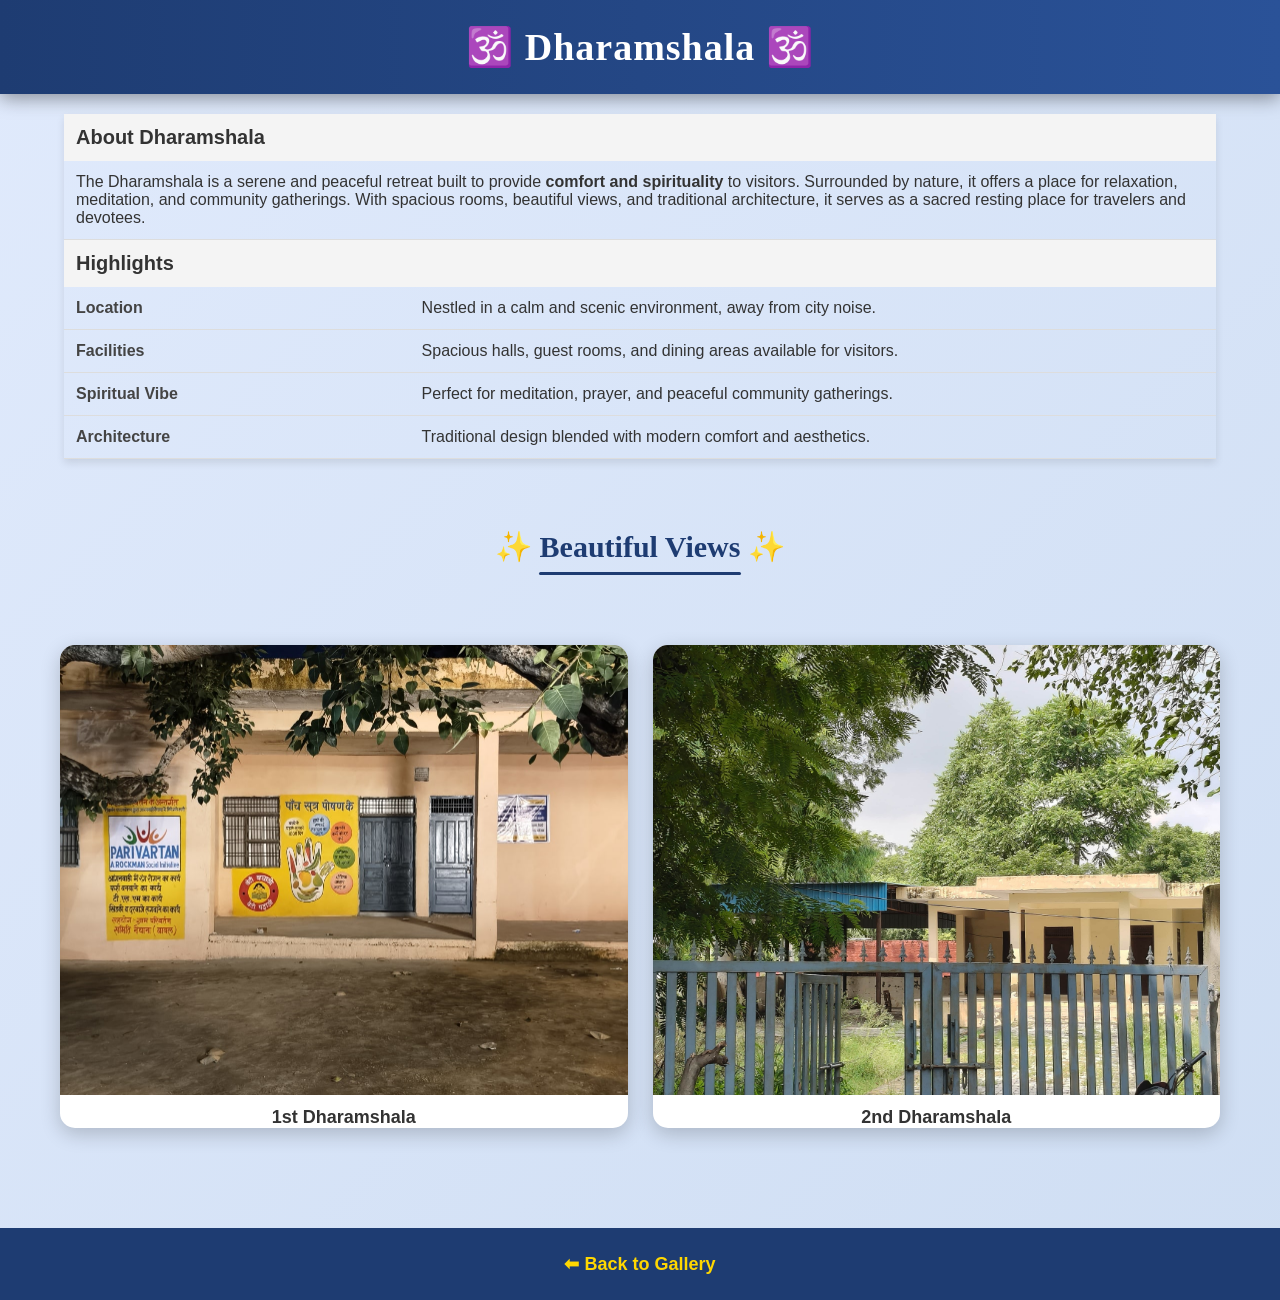
<file: dharamshala/index.html>
<!DOCTYPE html>
<html lang="en">
<head>
  <meta charset="UTF-8">
  <title>Dharamshala</title>
  <link rel="stylesheet" href="style1.css">
  <style>
    /* Optional inline style for table design */
    .info-table {
      width: 90%;
      margin: 20px auto;
      border-collapse: collapse;
      box-shadow: 0 4px 8px rgba(0,0,0,0.1);
    }
    .info-table th {
      background: #f4f4f4;
      font-size: 20px;
      padding: 12px;
      text-align: left;
    }
    .info-table td {
      padding: 12px;
      border-bottom: 1px solid #ddd;
      vertical-align: top;
    }
    .info-table .label {
      font-weight: bold;
      color: #444;
      width: 30%;
    }
  </style>
</head>
<body>
<center>
  <!-- Header -->
  <header>
    🕉️ Dharamshala 🕉️
  </header>

  <!-- About & Highlights -Table -->
  <table class="info-table">
    <tr>
      <th colspan="2">About Dharamshala</th>
    </tr>
    <tr>
      <td colspan="2">
        The Dharamshala is a serene and peaceful retreat built to provide
        <strong>comfort and spirituality</strong> to visitors. Surrounded by
        nature, it offers a place for relaxation, meditation, and community
        gatherings. With spacious rooms, beautiful views, and traditional
        architecture, it serves as a sacred resting place for travelers and devotees.
      </td>
    </tr>
    <tr>
      <th colspan="2">Highlights</th>
    </tr>
    <tr>
      <td class="label">Location</td>
      <td>Nestled in a calm and scenic environment, away from city noise.</td>
    </tr>
    <tr>
      <td class="label">Facilities</td>
      <td>Spacious halls, guest rooms, and dining areas available for visitors.</td>
    </tr>
    <tr>
      <td class="label">Spiritual Vibe</td>
      <td>Perfect for meditation, prayer, and peaceful community gatherings.</td>
    </tr>
    <tr>
      <td class="label">Architecture</td>
      <td>Traditional design blended with modern comfort and aesthetics.</td>
    </tr>
  </table>

  <!-- Gallery Section -->
  <h2 class="section-title">✨ Beautiful Views ✨</h2>
  <section class="gallery">
    <div class="card">
      <img src="pictures/d1.jpg" alt="Outside View" width="800" height="800">
      <div class="caption">1st Dharamshala</div>
    </div>
    <div class="card">
      <img src="pictures/d2.jpg" alt="Main Entrance" width="800" height="800">
      <div class="caption">2nd Dharamshala</div>
    </div>
  </section>
</center>
  <!-- Footer -->
  <footer>
    <a href="../gallery.html">⬅ Back to Gallery</a>
  </footer>

</body>
</html>
</file>
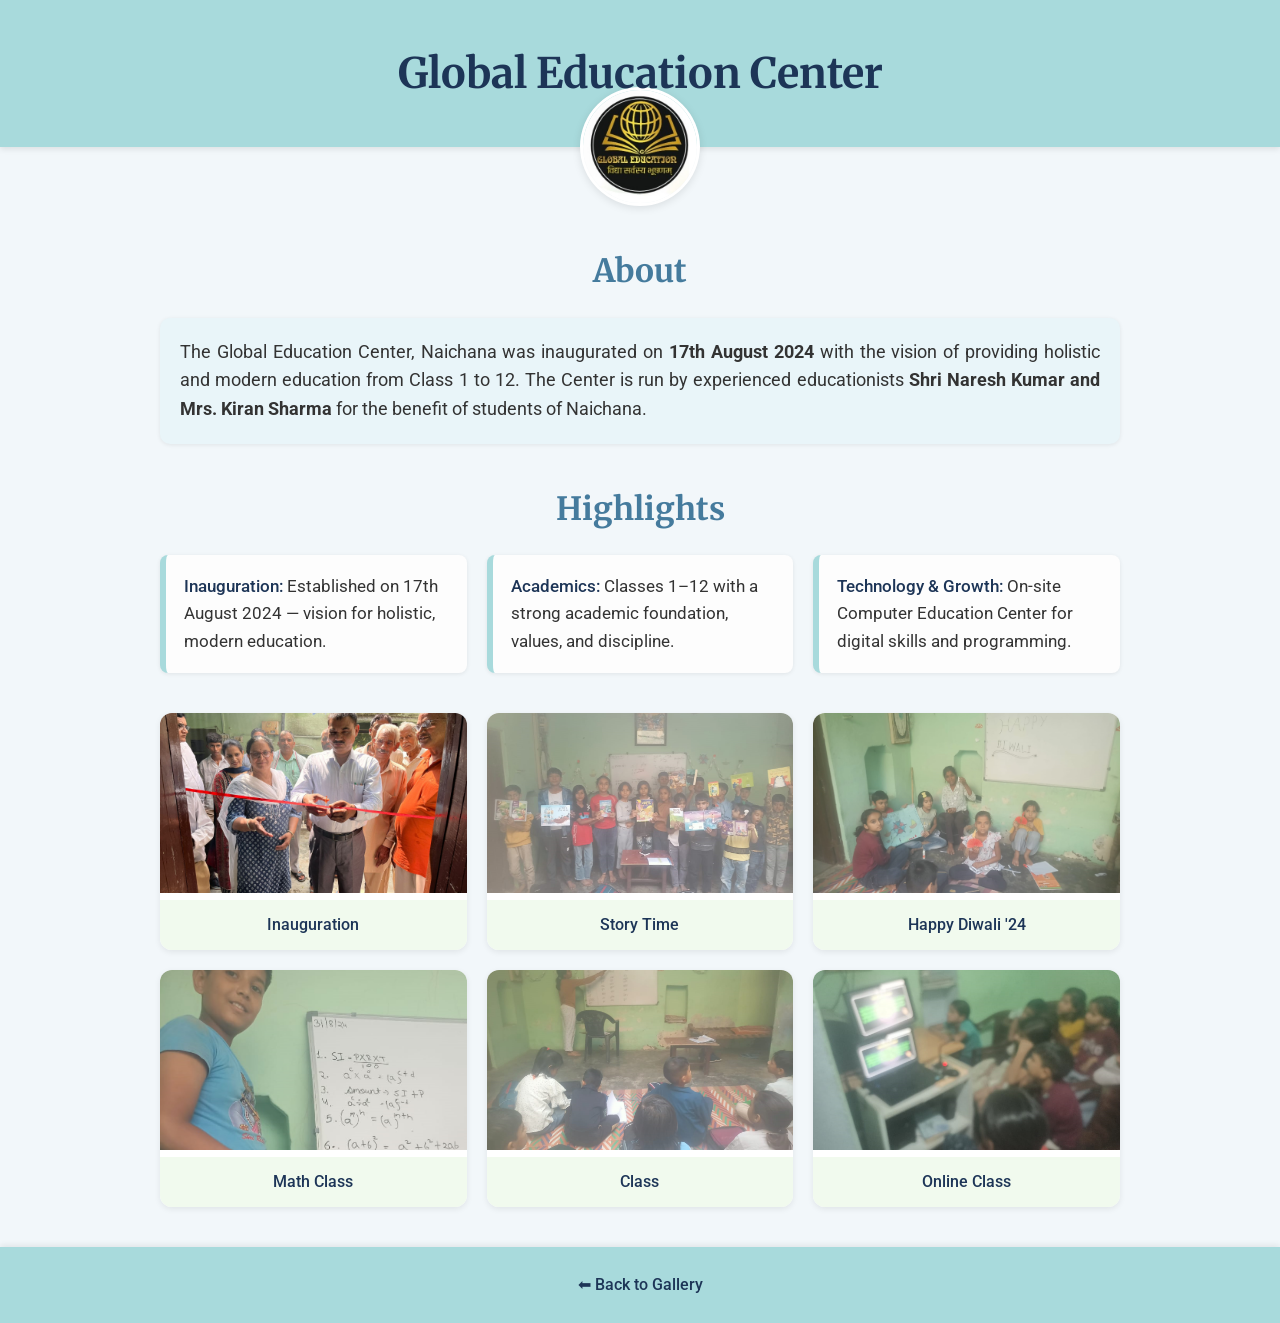
<file: global/index.html>
<!DOCTYPE html>
<html lang="en">
<head>
  <meta charset="UTF-8">
  <title>Global Education Center Naichana</title>
  <!-- Link to external CSS -->
  <link rel="stylesheet" href="style1.css">
</head>
<body>

  <header>
    <h1>Global Education Center</h1>
  </header>

  <img src="pictures/logo.jpg" alt="Logo">

  <main>
    <section class="about">
      <h2>About</h2>
      <p>
        The Global Education Center, Naichana was inaugurated on 
        <strong>17th August 2024</strong> with the vision of providing 
        holistic and modern education from Class 1 to 12. The Center is run by experienced educationists <strong>Shri Naresh Kumar and Mrs. Kiran Sharma</strong> for the benefit of students of Naichana.
      </p>
    </section>

    <section class="profile">
      <h2>Highlights</h2>
      <ul class="features">
        <li><span class="label">Inauguration:</span> Established on 17th August 2024 — vision for holistic, modern education.</li>
        <li><span class="label">Academics:</span> Classes 1–12 with a strong academic foundation, values, and discipline.</li>
        <li><span class="label">Technology & Growth:</span> On-site Computer Education Center for digital skills and programming.</li>
      </ul>
    </section>

    <section class="gallery">
      <div class="card">
        <img src="pictures/ribbon-cutting.jpg" alt="Inauguration Ceremony">
        <p>Inauguration</p>
      </div>
      <div class="card">
        <img src="pictures/books.png" alt="Books and Reading">
        <p>Story Time</p>
      </div>
      <div class="card">
        <img src="pictures/Diwali-24.png" alt="Diwali Celebration">
        <p>Happy Diwali '24</p>
      </div>
      <div class="card">
        <img src="pictures/vipin.png" alt="Math Class">
        <p>Math Class</p>
      </div>
      <div class="card">
        <img src="pictures/class1.png" alt="Classroom">
        <p>Class</p>
      </div>
      <div class="card">
        <img src="pictures/class2.png" alt="Online Class">
        <p>Online Class</p>
      </div>
    </section>
  </main>

  <footer>
    <a href="../gallery.html">⬅ Back to Gallery</a>
  </footer>

</body>
</html>
</file>
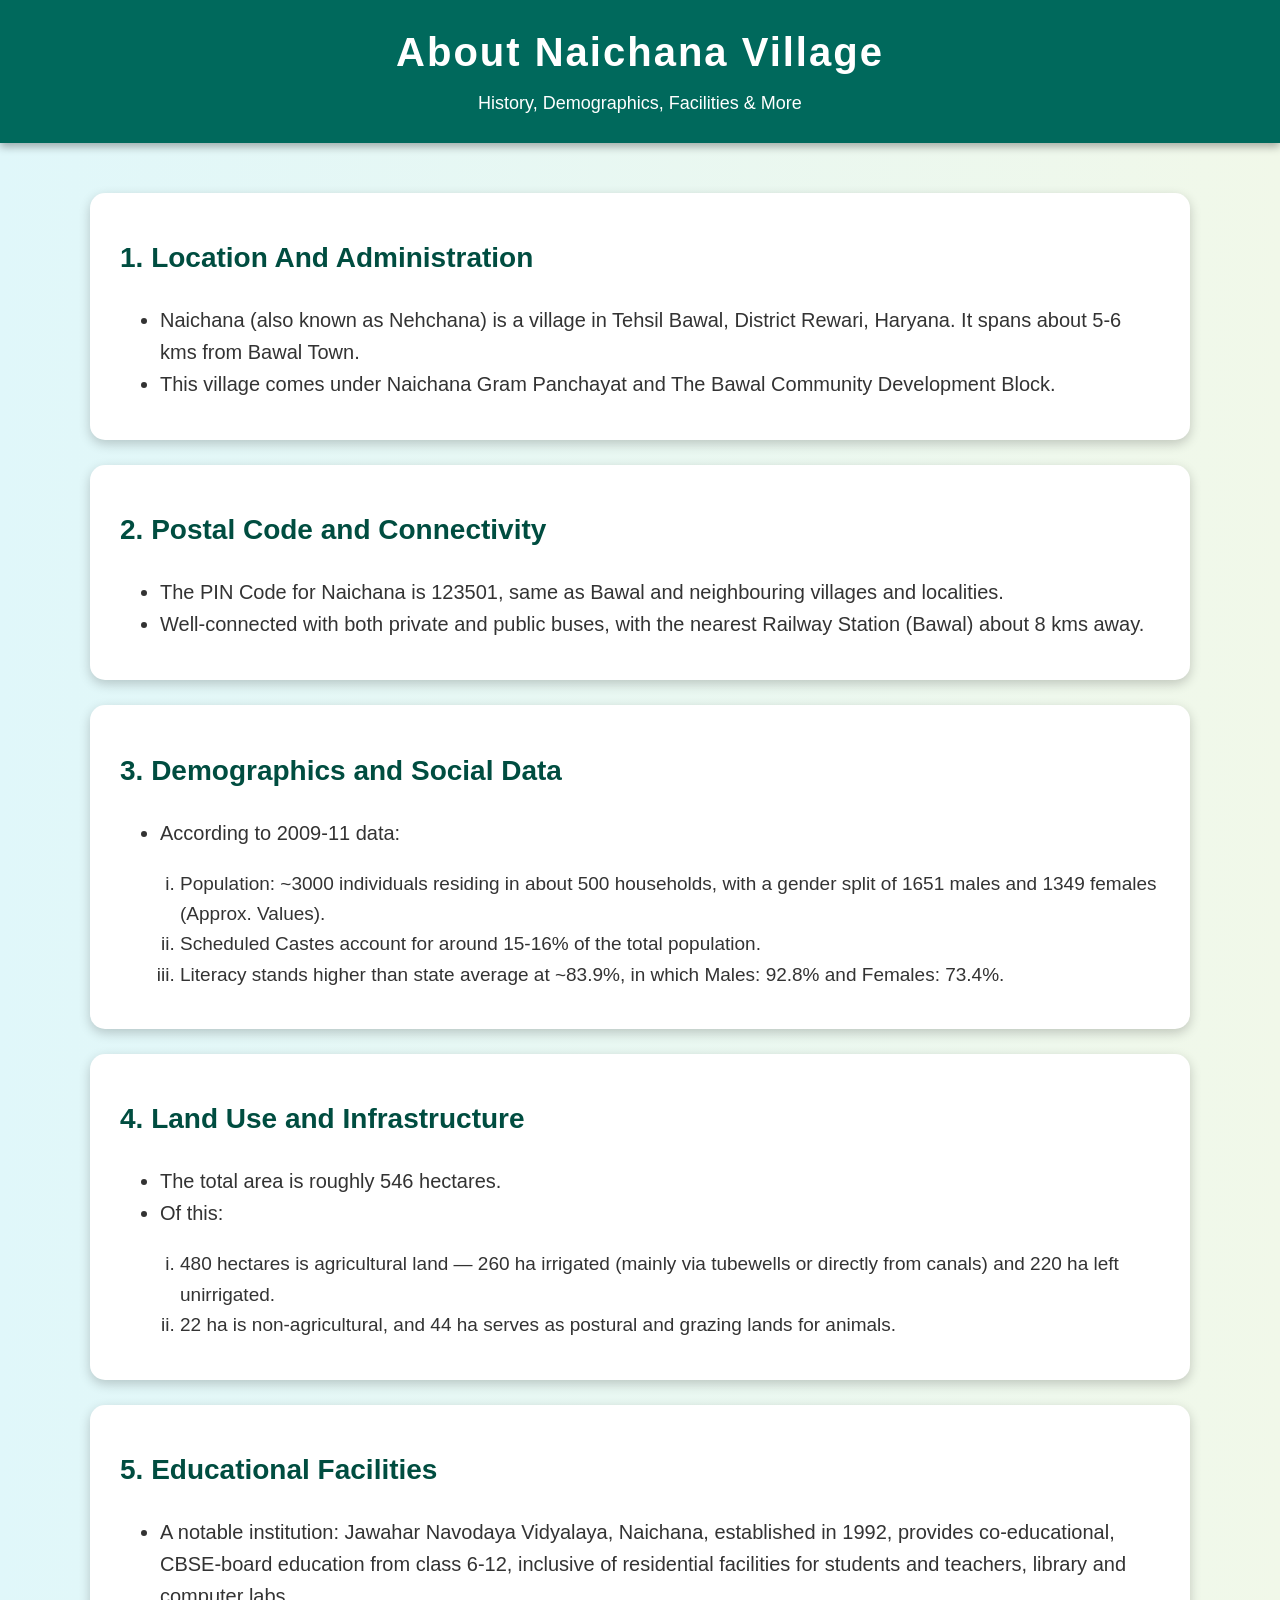
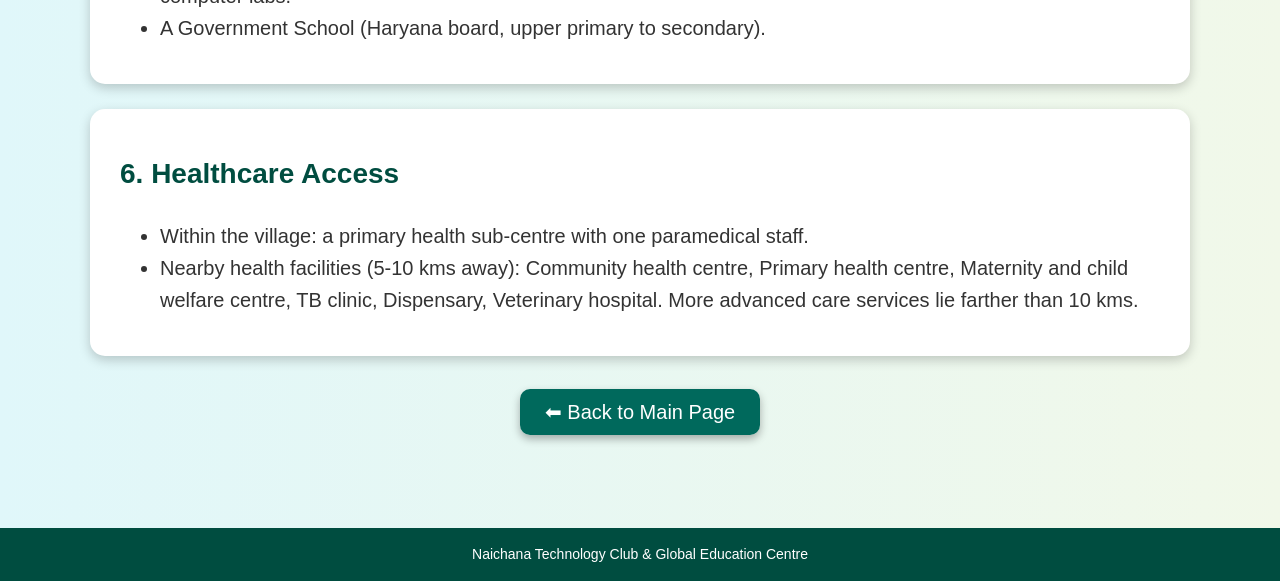
<file: about.html>
<!DOCTYPE html>
<html lang="en">
<head>
  <meta charset="UTF-8">
  <title>About Naichana Village</title>
</head>
<body style="margin:0; font-family:'Segoe UI', Verdana, sans-serif; background:linear-gradient(to right,#e0f7fa,#f1f8e9); color:#333; line-height:1.6;">

  <!-- Header -->
  <div style="background:#00695c; color:white; padding:20px; text-align:center; box-shadow:0 4px 8px rgba(0,0,0,0.3);">
    <h1 style="margin:0; font-size:40px; letter-spacing:2px;">About Naichana Village</h1>
    <p style="margin:5px; font-size:18px;">History, Demographics, Facilities & More</p>
  </div>

  <!-- Content Wrapper -->
  <div style="max-width:1100px; margin:30px auto; padding:20px;">

    <!-- Section: Location -->
    <div style="background:white; padding:20px 30px; border-radius:15px; margin-bottom:25px; box-shadow:0 4px 12px rgba(0,0,0,0.2);">
      <h2 style="font-size:28px; color:#004d40;"><b>1. Location And Administration</b></h2>
      <ul style="font-size:20px; margin-top:10px;">
        <li>Naichana (also known as Nehchana) is a village in Tehsil Bawal, District Rewari, Haryana. It spans about 5-6 kms from Bawal Town.</li>
        <li>This village comes under Naichana Gram Panchayat and The Bawal Community Development Block.</li>
      </ul>
    </div>

    <!-- Section: Postal -->
    <div style="background:white; padding:20px 30px; border-radius:15px; margin-bottom:25px; box-shadow:0 4px 12px rgba(0,0,0,0.2);">
      <h2 style="font-size:28px; color:#004d40;"><b>2. Postal Code and Connectivity</b></h2>
      <ul style="font-size:20px; margin-top:10px;">
        <li>The PIN Code for Naichana is 123501, same as Bawal and neighbouring villages and localities.</li>
        <li>Well-connected with both private and public buses, with the nearest Railway Station (Bawal) about 8 kms away.</li>
      </ul>
    </div>

    <!-- Section: Demographics -->
    <div style="background:white; padding:20px 30px; border-radius:15px; margin-bottom:25px; box-shadow:0 4px 12px rgba(0,0,0,0.2);">
      <h2 style="font-size:28px; color:#004d40;"><b>3. Demographics and Social Data</b></h2>
      <ul style="font-size:20px;">
        <li>According to 2009-11 data:</li>
      </ul>
      <ul style="font-size:19px; list-style-type: lower-roman; margin-left:20px;">
        <li>Population: ~3000 individuals residing in about 500 households, with a gender split of 1651 males and 1349 females (Approx. Values).</li>
        <li>Scheduled Castes account for around 15-16% of the total population.</li>
        <li>Literacy stands higher than state average at ~83.9%, in which Males: 92.8% and Females: 73.4%.</li>
      </ul>
    </div>

    <!-- Section: Land Use -->
    <div style="background:white; padding:20px 30px; border-radius:15px; margin-bottom:25px; box-shadow:0 4px 12px rgba(0,0,0,0.2);">
      <h2 style="font-size:28px; color:#004d40;"><b>4. Land Use and Infrastructure</b></h2>
      <ul style="font-size:20px;">
        <li>The total area is roughly 546 hectares.</li>
        <li>Of this:</li>
      </ul>
      <ul style="font-size:19px; list-style-type: lower-roman; margin-left:20px;">
        <li>480 hectares is agricultural land — 260 ha irrigated (mainly via tubewells or directly from canals) and 220 ha left unirrigated.</li>
        <li>22 ha is non-agricultural, and 44 ha serves as postural and grazing lands for animals.</li>
      </ul>
    </div>

    <!-- Section: Education -->
    <div style="background:white; padding:20px 30px; border-radius:15px; margin-bottom:25px; box-shadow:0 4px 12px rgba(0,0,0,0.2);">
      <h2 style="font-size:28px; color:#004d40;"><b>5. Educational Facilities</b></h2>
      <ul style="font-size:20px;">
        <li>A notable institution: Jawahar Navodaya Vidyalaya, Naichana, established in 1992, provides co-educational, CBSE-board education from class 6-12, inclusive of residential facilities for students and teachers, library and computer labs.</li>
        <li>A Government School (Haryana board, upper primary to secondary).</li>
      </ul>
    </div>

    <!-- Section: Healthcare -->
    <div style="background:white; padding:20px 30px; border-radius:15px; margin-bottom:25px; box-shadow:0 4px 12px rgba(0,0,0,0.2);">
      <h2 style="font-size:28px; color:#004d40;"><b>6. Healthcare Access</b></h2>
      <ul style="font-size:20px;">
        <li>Within the village: a primary health sub-centre with one paramedical staff.</li>
        <li>Nearby health facilities (5-10 kms away): Community health centre, Primary health centre, Maternity and child welfare centre, TB clinic, Dispensary, Veterinary hospital. More advanced care services lie farther than 10 kms.</li>
      </ul>
    </div>

    <!-- Back Button -->
    <div style="text-align:center; margin:40px;">
      <a href="index.html" style="text-decoration:none; font-size:20px; background:#00695c; color:white; padding:12px 25px; border-radius:10px; box-shadow:0 4px 8px rgba(0,0,0,0.3); transition:0.3s;">
        ⬅ Back to Main Page
      </a>
    </div>
  </div>

  <!-- Footer -->
  <div style="background:#004d40; color:white; text-align:center; padding:15px; margin-top:40px;">
    <p style="margin:0; font-size:14px;"> Naichana Technology Club & Global Education Centre</p>
  </div>

</body>
</html>
</file>
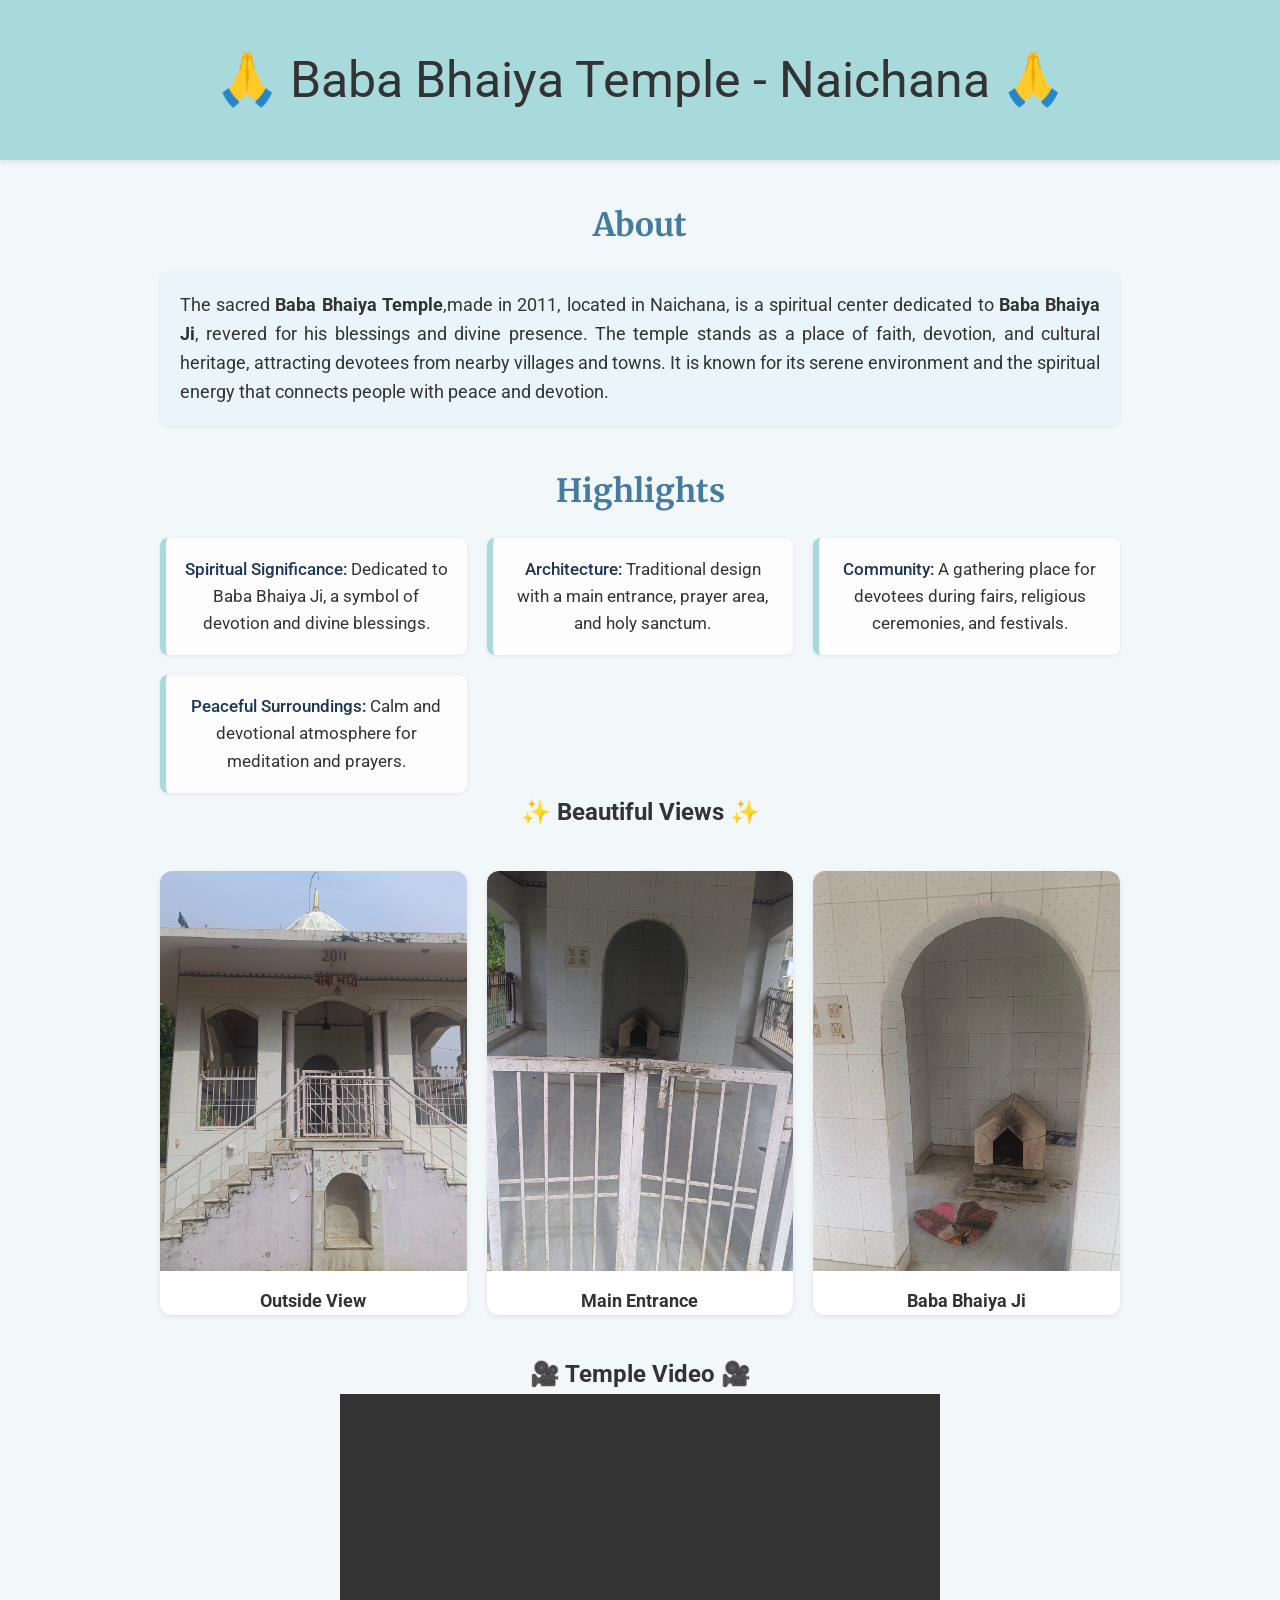
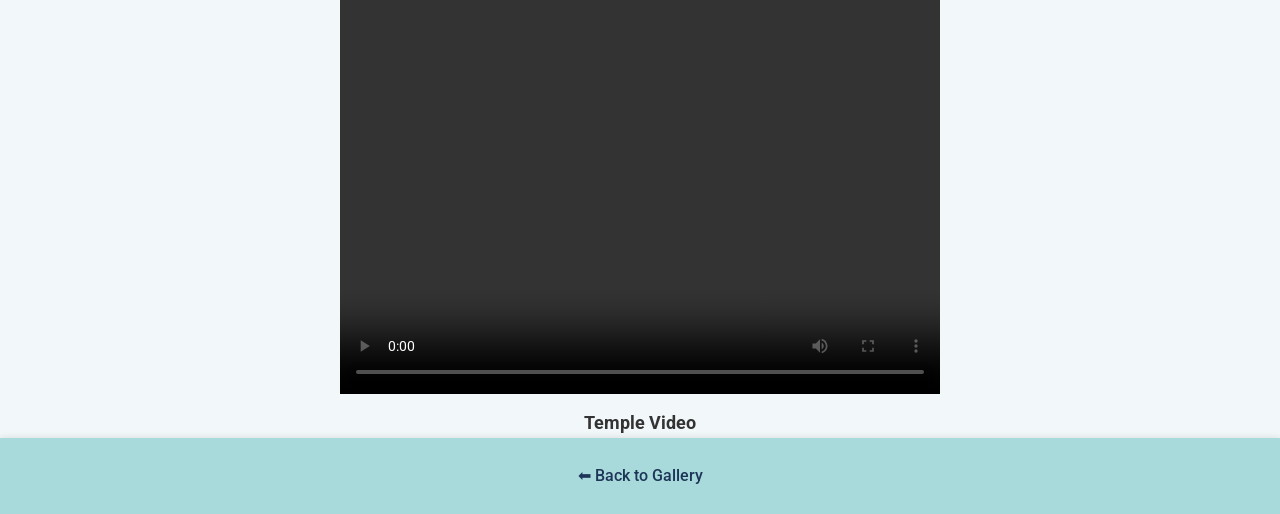
<file: baba-bhaiya/baba.html>
<!DOCTYPE html>
<html lang="en">
<head>
  <meta charset="UTF-8">
  <title>Baba Bhaiya Temple - Naichana</title>
    <link rel="stylesheet" href="style1.css">
</head>
<bodybgcolor="darkgray">
<center>
  <header>
    🙏 Baba Bhaiya Temple - Naichana 🙏
  </header>
<main>
  <!--About section -->
  <section class="about">
    <h2>About</h2>
    <p>
      The sacred <strong>Baba Bhaiya Temple</strong>,made in 2011, located in Naichana, is a 
      spiritual center dedicated to <strong>Baba Bhaiya Ji</strong>, revered for his 
      blessings and divine presence. The temple stands as a place of faith, 
      devotion, and cultural heritage, attracting devotees from nearby villages 
      and towns. It is known for its serene environment and the spiritual energy 
      that connects people with peace and devotion.
    </p>
  </section>

  <section class="profile">
    <h2>Highlights</h2>
    <ul class="features">
      <li><span class="label">Spiritual Significance:</span> Dedicated to Baba Bhaiya Ji, a symbol of devotion and divine blessings.</li>
      <li><span class="label">Architecture:</span> Traditional design with a main entrance, prayer area, and holy sanctum.</li>
      <li><span class="label">Community:</span> A gathering place for devotees during fairs, religious ceremonies, and festivals.</li>
      <li><span class="label">Peaceful Surroundings:</span> Calm and devotional atmosphere for meditation and prayers.</li>
    </ul>
  </section>


  <h2 class="section-title">✨ Beautiful Views ✨</h2>
  <section class="gallery">
    <div class="card">
      <img src="pictures/b1.jpg" alt="Outside View" width="800" height="800">
      <div class="caption">Outside View</div>
    </div>
    <div class="card">
      <img src="pictures/b2.jpg" alt="Main Entrance" width="800" height="800">
      <div class="caption">Main Entrance</div>
    </div>
    <div class="card">
      <img src="pictures/b3.jpg" alt="Baba Bhaiya Ji" width="800" height="800">
      <div class="caption">Baba Bhaiya Ji</div>
    </div>
  </section>
</main>
  <h2 class="section-title">🎥 Temple Video 🎥</h2>
  <section class="videos">
    <video width="600" height="600" controls>
      <source src="https://www.dropbox.com/scl/fi/4zus4ewiptjz6okjmtbfr/b1.mp4?rlkey=z3aght9vj3jgqqs38hifozmmx&st=u24d3yps&dl=1" type="video/mp4">
      Your browser does not support the video tag.
    </video>
    <div class="caption">Temple Video</div>
  </section>

  <footer>
    <a href="../gallery.html">⬅ Back to Gallery</a>
  </footer>
</center>
</body>
</html>
<!---
  <h2 class="section-title">🎥 Videos 🎥</h2>
  <section class="videos">
    <video controls>
      <source src="Googa/Videos/googa.mp4" type="video/mp4">
      Your browser does not support the video tag.
    </video>
  </section>
</file>
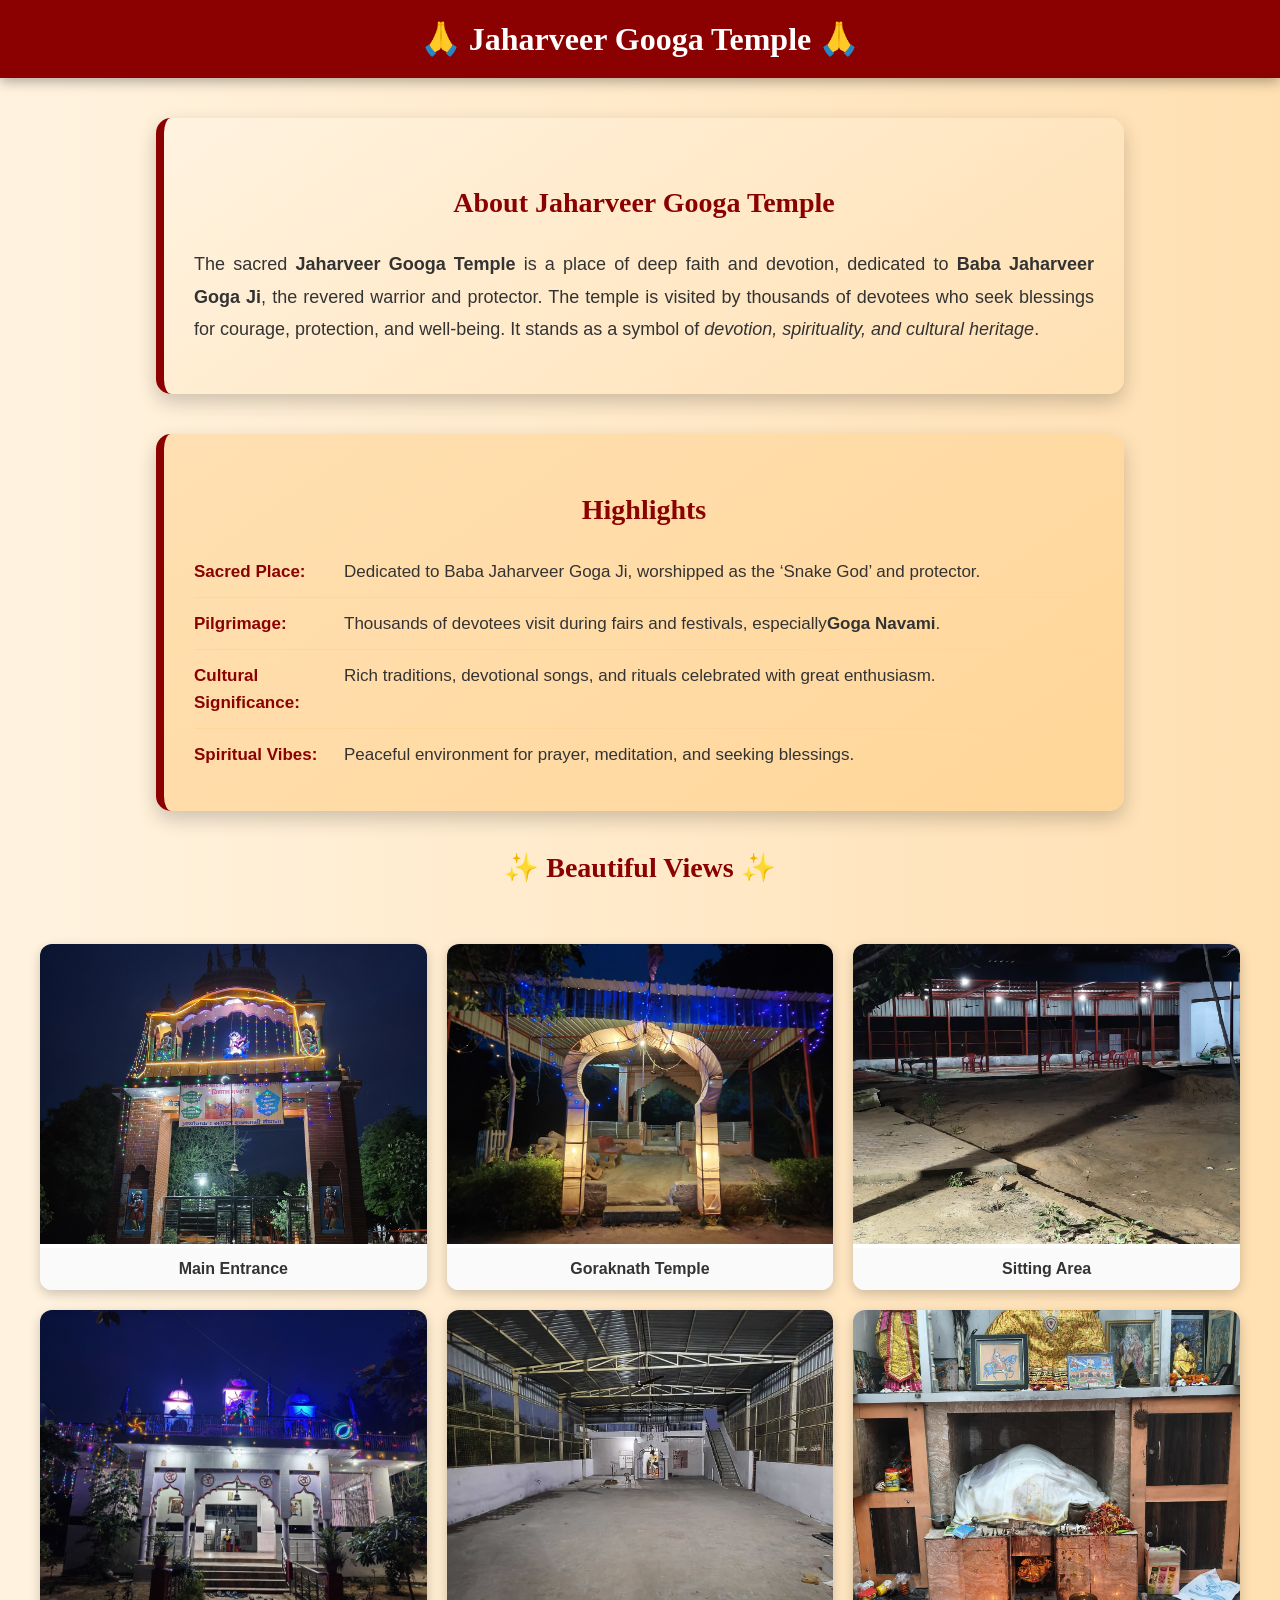
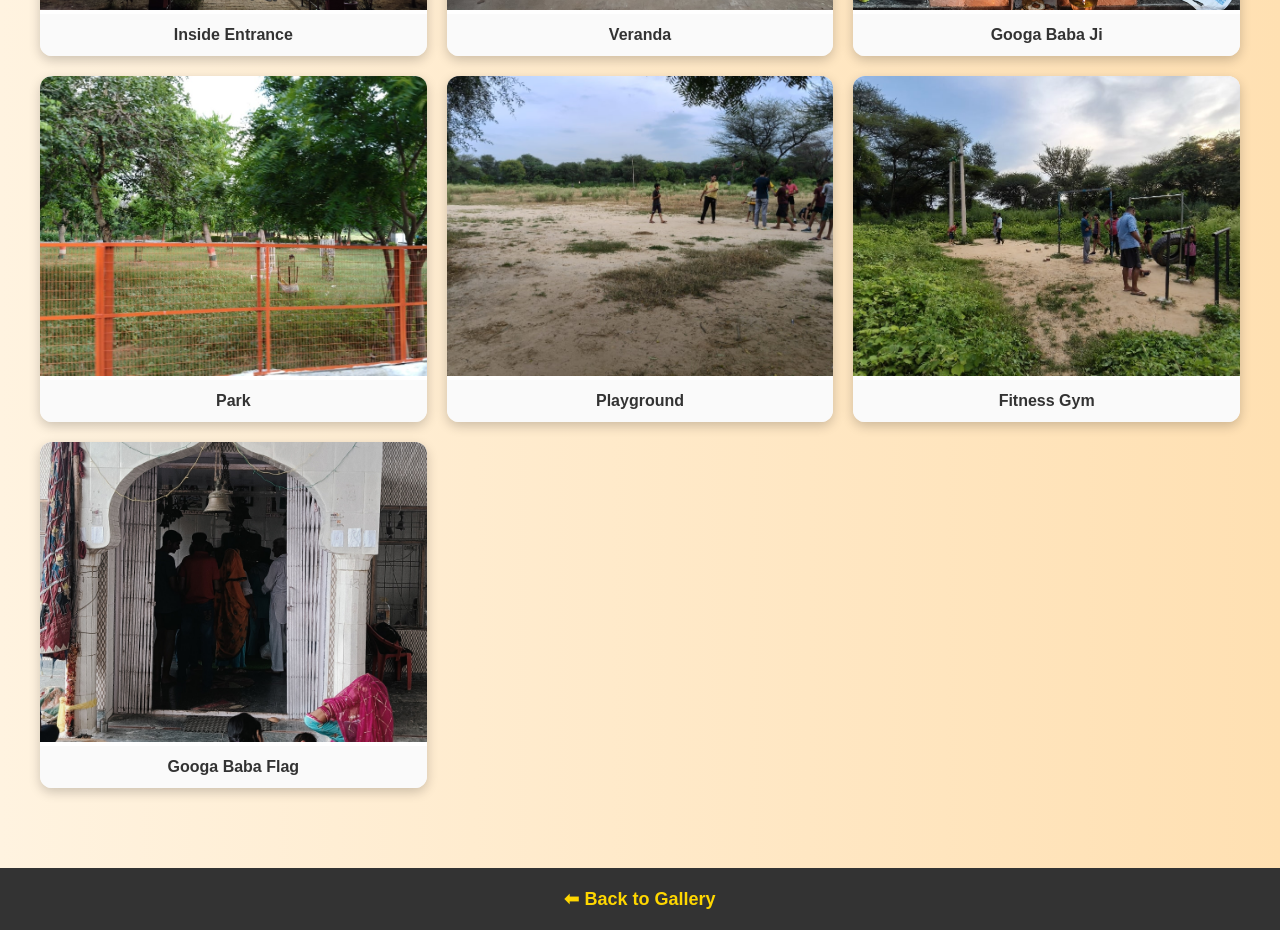
<file: googa-temple/googa.html>
<!DOCTYPE html>
<html lang="en">
<head>
  <meta charset="UTF-8">
  <title>Jaharveer Googa Temple</title>
  <link rel="stylesheet" href="style1.css">
</head>
<body>
  <header>
    🙏 Jaharveer Googa Temple 🙏
  </header>
<section class="about">
  <!--About Section-->
  <h2>About Jaharveer Googa Temple</h2>
  <p>
    The sacred <strong>Jaharveer Googa Temple</strong> is a place of deep faith and devotion, 
    dedicated to <strong>Baba Jaharveer Goga Ji</strong>, the revered warrior and protector. 
    The temple is visited by thousands of devotees who seek blessings for courage, protection, 
    and well-being. It stands as a symbol of <em>devotion, spirituality, and cultural heritage</em>.
  </p>
</section>

<section class="profile">
  <h2>Highlights</h2>
  <ul class="features">
    <li><span class="label">Sacred Place:</span> Dedicated to Baba Jaharveer Goga Ji, worshipped as the ‘Snake God’ and protector.</li>
    <li><span class="label">Pilgrimage:</span> Thousands of devotees visit during fairs and festivals, especially <strong>Goga Navami</strong>.</li>
    <li><span class="label">Cultural Significance:</span> Rich traditions, devotional songs, and rituals celebrated with great enthusiasm.</li>
    <li><span class="label">Spiritual Vibes:</span> Peaceful environment for prayer, meditation, and seeking blessings.</li>
  </ul>
</section>

  <h2 class="section-title">✨ Beautiful Views ✨</h2>
  <section class="gallery">
    <div class="gallery-item">
      <img src="pictures/googa27.jpg" alt="Main Entrance">
      <div class="caption">Main Entrance</div>
    </div>
    <div class="gallery-item">
      <img src="pictures/googa26.jpg" alt="Goraknath Temple">
      <div class="caption">Goraknath Temple</div>
    </div>
    <div class="gallery-item">
      <img src="pictures/googa25.jpg" alt="Sitting Area">
      <div class="caption">Sitting Area</div>
    </div>
    <div class="gallery-item">
      <img src="pictures/googa24.jpg" alt="Inside Entrance">
      <div class="caption">Inside Entrance</div>
    </div>
    <div class="gallery-item">
      <img src="pictures/googa23.jpg" alt="Veranda">
      <div class="caption">Veranda</div>
    </div>
    <div class="gallery-item">
      <img src="pictures/googa22.jpg" alt="Googa Baba Ji">
      <div class="caption">Googa Baba Ji</div>
    </div>
    <div class="gallery-item">
      <img src="pictures/googa3.jpg" alt="Park">
      <div class="caption">Park</div>
    </div>
    <div class="gallery-item">
      <img src="pictures/googa4.jpg" alt="Playground">
      <div class="caption">Playground</div>
    </div>
    <div class="gallery-item">
      <img src="pictures/googa5.jpg" alt="Fitness Gym">
      <div class="caption">Fitness Gym</div>
    </div>
    <div class="gallery-item">
      <img src="pictures/googa21.jpg" alt="Googa Baba Flag">
      <div class="caption">Googa Baba Flag</div>
    </div>
  </section>
<!---
  <h2 class="section-title">🎥 Videos 🎥</h2>
  <section class="videos">
    <video controls>
      <source src="Googa/Videos/googa.mp4" type="video/mp4">
      Your browser does not support the video tag.
    </video>
    <video controls>
      <source src="Googa/Videos/googa2.mp4" type="video/mp4">
      Your browser does not support the video tag.
    </video>
  </section>    -->

  <footer>
    <a href="../gallery.html">⬅ Back to Gallery</a>
  </footer>
</body>
</html>
</file>
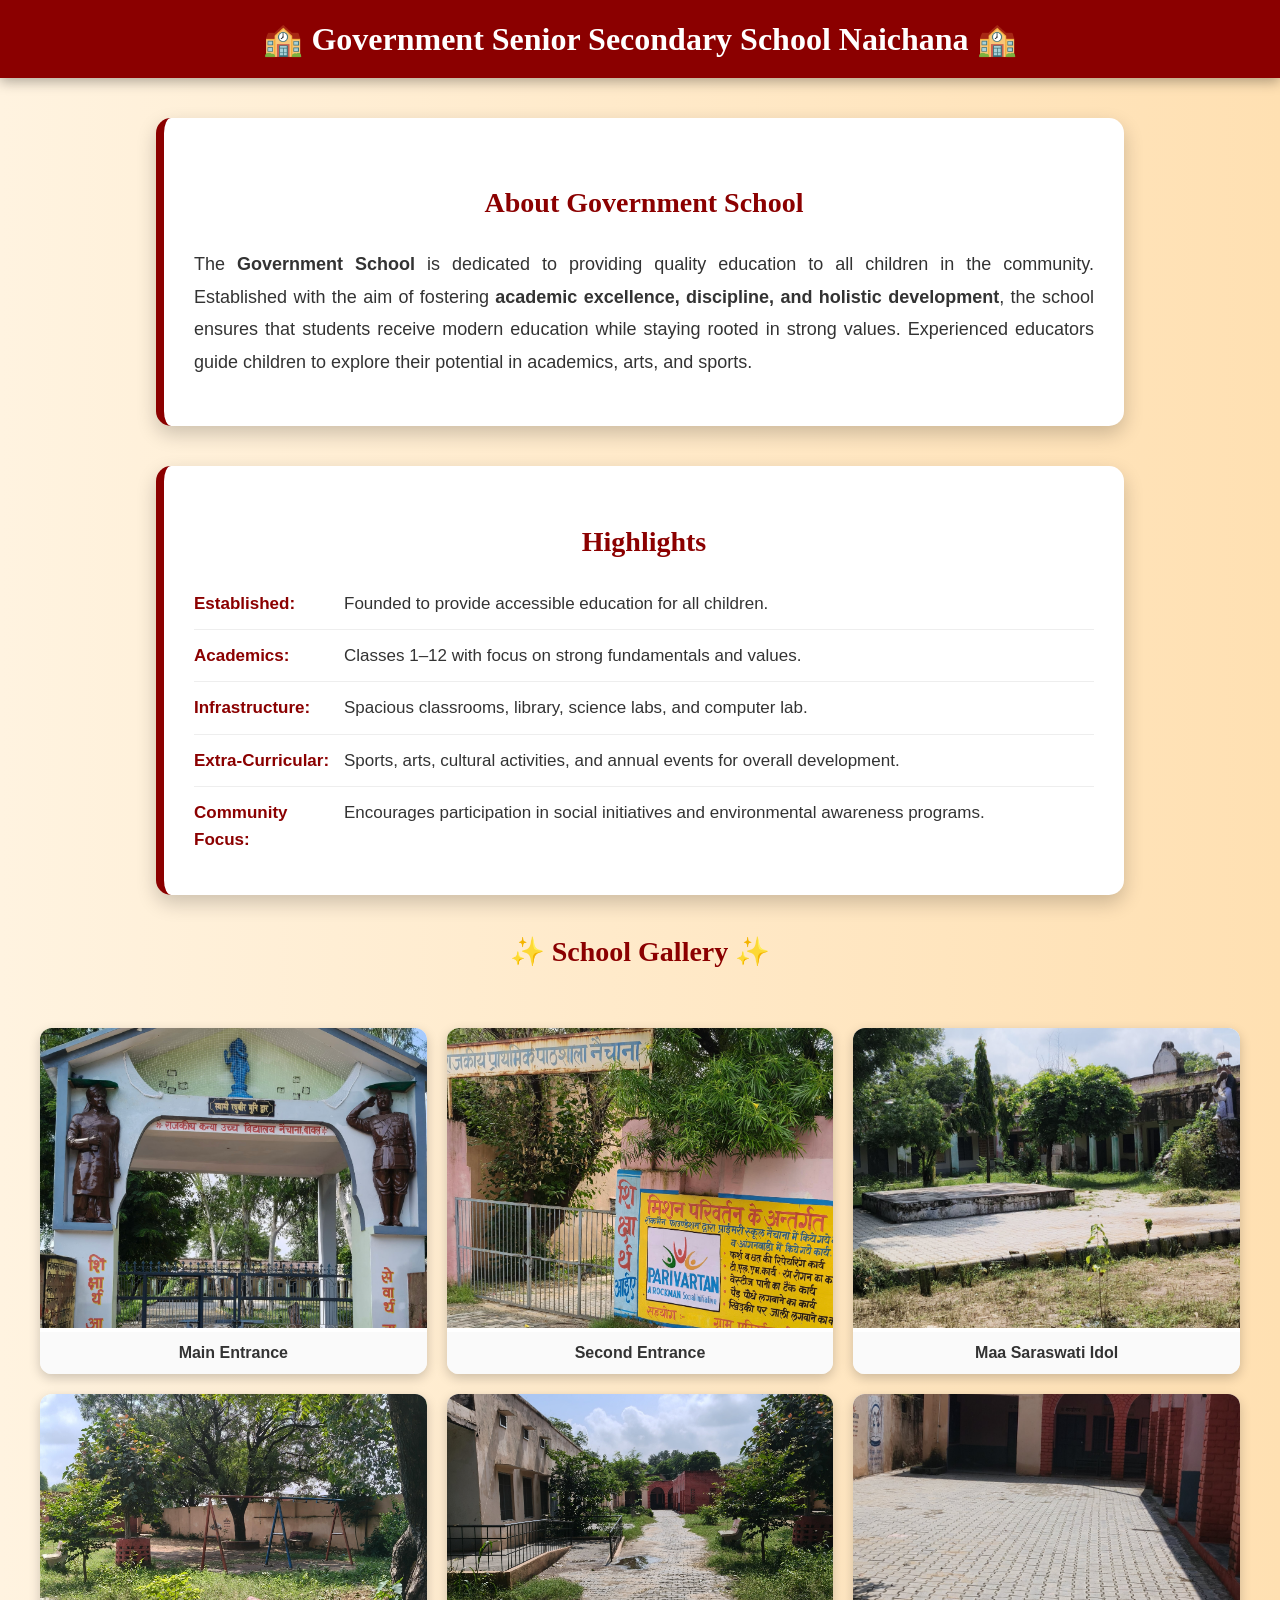
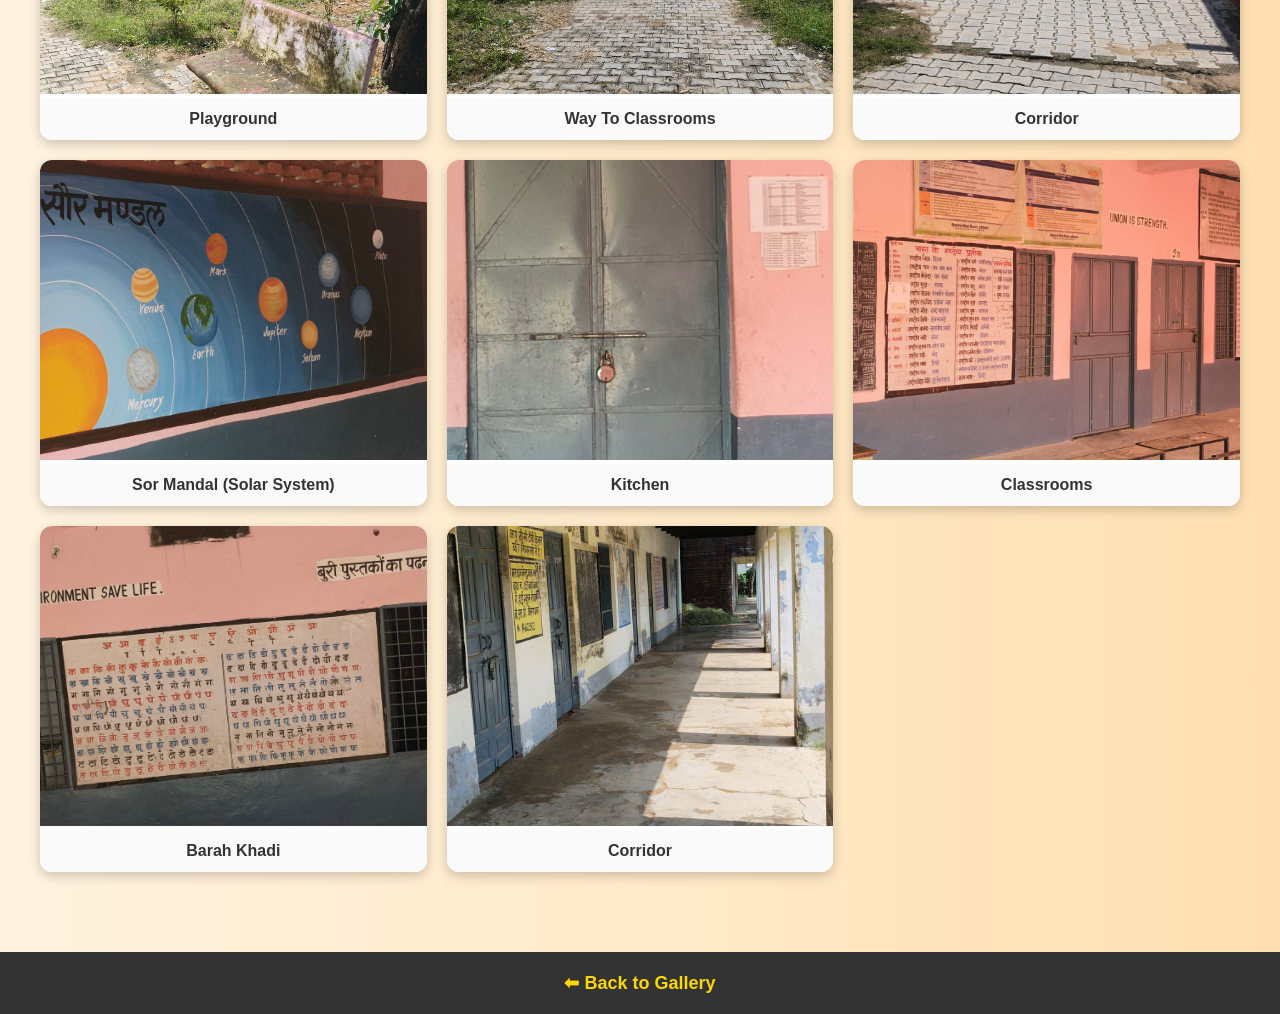
<file: government-school/govt.html>
<!DOCTYPE html>
<html lang="en">
<head>
  <meta charset="UTF-8">
  <title>Government Senior Secondary School Naichana</title>
  <link rel="stylesheet" href="style1.css">
</head>
<body>
  <header>
    🏫 Government Senior Secondary School Naichana 🏫
  </header>
<!-- About- Section -->
<section class="about">
  <h2>About Government School</h2>
  <p>
    The <strong>Government School</strong> is dedicated to providing quality education to all children 
    in the community. Established with the aim of fostering <strong>academic excellence, discipline, and holistic development</strong>, 
    the school ensures that students receive modern education while staying rooted in strong values. 
    Experienced educators guide children to explore their potential in academics, arts, and sports.
  </p>
</section>

<!-- Highlights Section -->
<section class="profile">
  <h2>Highlights</h2>
  <ul class="features">
    <li><span class="label">Established:</span> Founded to provide accessible education for all children.</li>
    <li><span class="label">Academics:</span> Classes 1–12 with focus on strong fundamentals and values.</li>
    <li><span class="label">Infrastructure:</span> Spacious classrooms, library, science labs, and computer lab.</li>
    <li><span class="label">Extra-Curricular:</span> Sports, arts, cultural activities, and annual events for overall development.</li>
    <li><span class="label">Community Focus:</span> Encourages participation in social initiatives and environmental awareness programs.</li>
  </ul>
</section>

  <h2 class="section-title">✨ School Gallery ✨</h2>
  <section class="gallery">  
    <div class="gallery-item"><img src="pictures/s13.jpg" alt="Main Entrance"><div class="caption">Main Entrance</div></div>
    <div class="gallery-item"><img src="pictures/s1.jpg" alt="Second Entrance"><div class="caption">Second Entrance</div></div>
    <div class="gallery-item"><img src="pictures/s11.jpg" alt="Maa Saraswati Idol"><div class="caption">Maa Saraswati Idol</div></div>
    <div class="gallery-item"><img src="pictures/s2.jpg" alt="Playground"><div class="caption">Playground</div></div>
    <div class="gallery-item"><img src="pictures/s3.jpg" alt="Way To Classrooms"><div class="caption">Way To Classrooms</div></div>
    <div class="gallery-item"><img src="pictures/s4.jpg" alt="Corridor"><div class="caption">Corridor</div></div>
    <div class="gallery-item"><img src="pictures/s5.jpg" alt="Solar System"><div class="caption">Sor Mandal (Solar System)</div></div>
    <div class="gallery-item"><img src="pictures/s6.jpg" alt="Kitchen"><div class="caption">Kitchen</div></div>
    <div class="gallery-item"><img src="pictures/s7.jpg" alt="Classrooms"><div class="caption">Classrooms</div></div>
    <div class="gallery-item"><img src="pictures/s8.jpg" alt="Barah Khadi"><div class="caption">Barah Khadi</div></div>
    <div class="gallery-item"><img src="pictures/s10.jpg" alt="Corridor"><div class="caption">Corridor</div></div>
  </section>

  <!--
  <h2 class="section-title">🎥 Video 🎥</h2>
  <section class="videos">
    <video controls>
      <source src="Government School/Pictures/govt.mp4" type="video/mp4">
      Your browser does not support the video tag.
    </video>
  </section>
  -->

  <footer>
    <a href="../gallery.html">⬅ Back to Gallery</a>
  </footer>
</body>
</html>
</file>
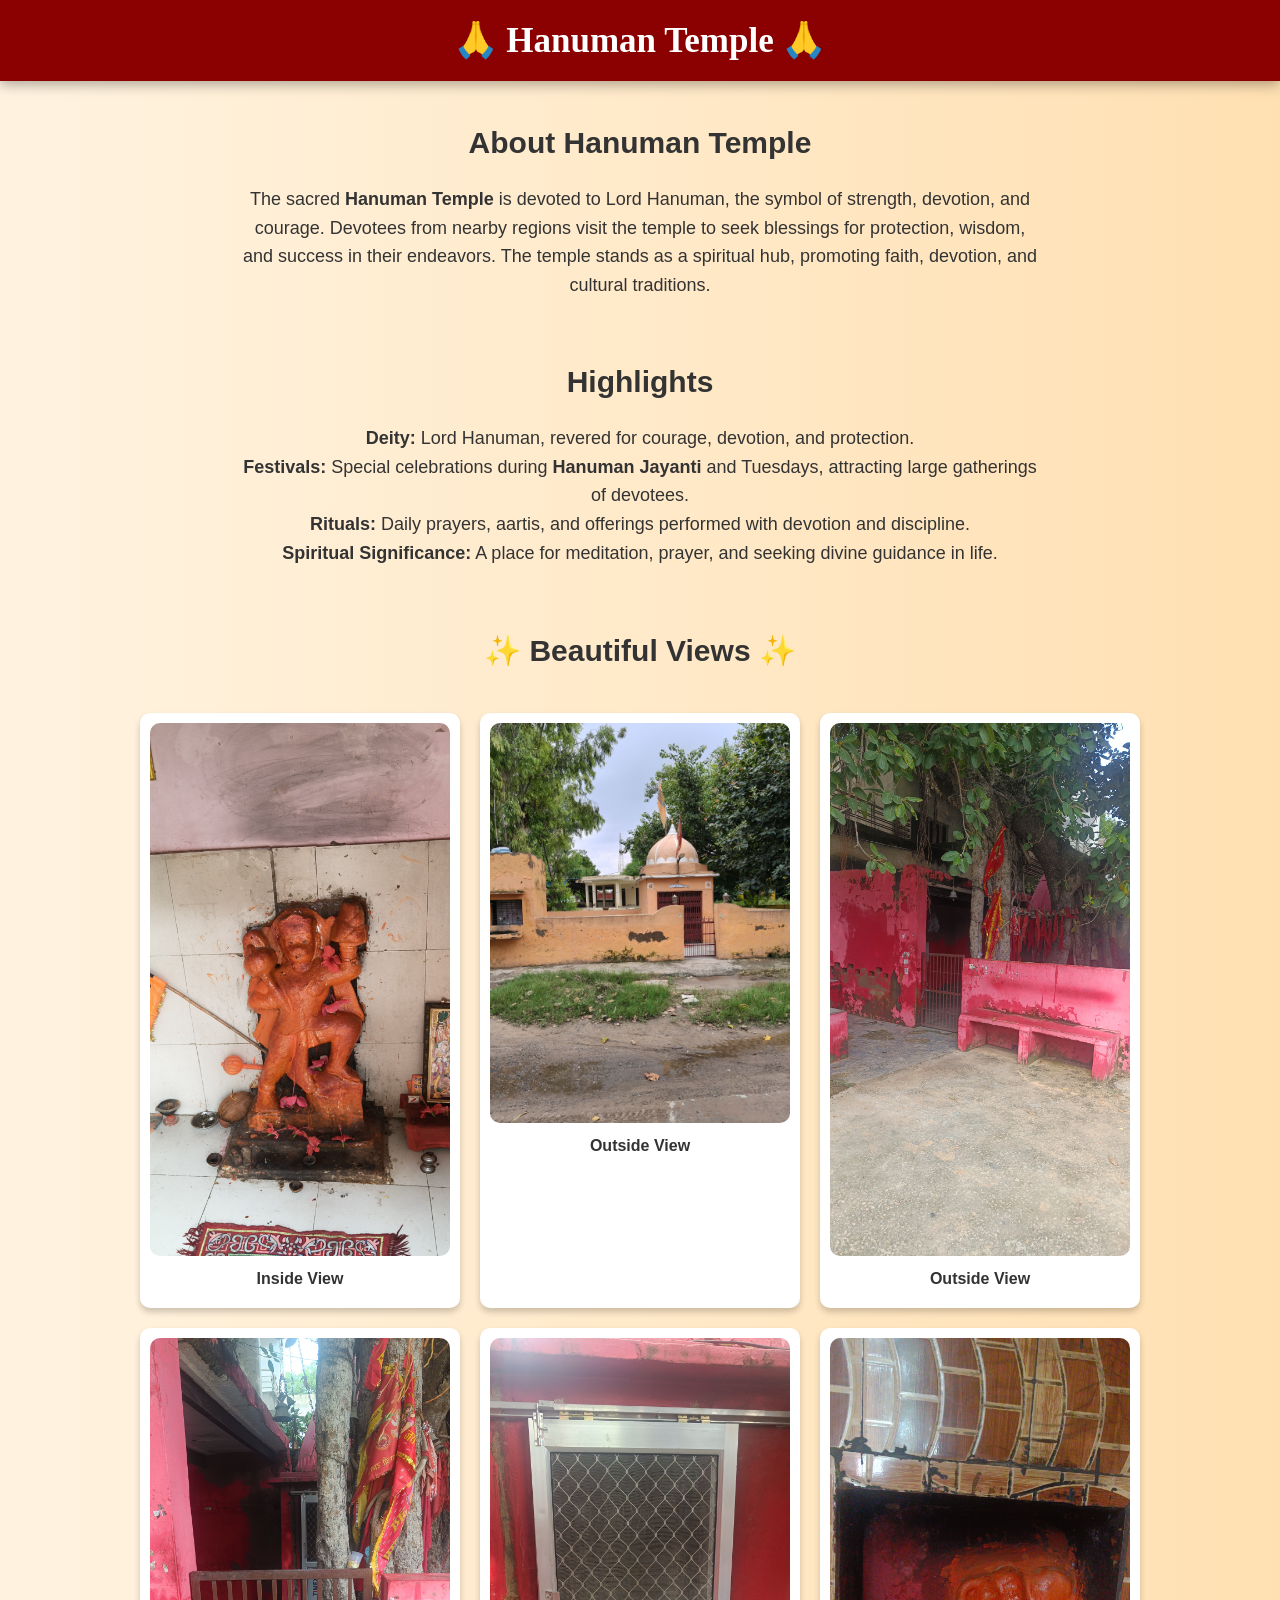
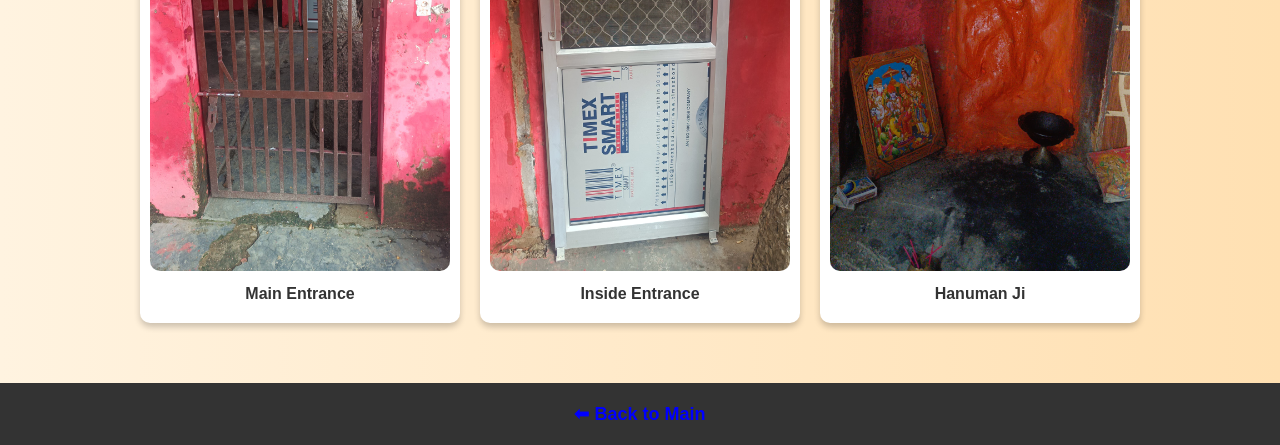
<file: hanuman_temple/hanuman.html>
<!DOCTYPE html>
<html lang="en">
<head>
  <meta charset="UTF-8">
  <title>Hanuman Temple</title>
</head>
<body style="background-color: antiquewhite; font-family: Arial, sans-serif; margin:0; padding:0;">
  <link rel="stylesheet" href="style1.css">
  <header style="text-align:center; padding:20px; font-size:35px; font-weight:bold;">
    🙏 Hanuman Temple 🙏
  </header>

  <!-- About Section -->
  <section style="padding:20px; text-align:center;">
    <h2 style="font-size:30px;">About Hanuman Temple</h2>
    <p style="max-width:800px; margin:auto; font-size:18px; line-height:1.6;">
      The sacred <strong>Hanuman Temple</strong> is devoted to Lord Hanuman, the symbol of 
      strength, devotion, and courage. Devotees from nearby regions visit the temple to seek 
      blessings for protection, wisdom, and success in their endeavors. The temple stands as a 
      spiritual hub, promoting faith, devotion, and cultural traditions.
    </p>
  </section>

  <!-- Highlights Section -->
  <section style="padding:20px; text-align:center;">
    <h2 style="font-size:30px;">Highlights</h2>
    <ul style="list-style:none; padding:0; max-width:800px; margin:auto; font-size:18px; line-height:1.6;">
      <li><strong>Deity:</strong> Lord Hanuman, revered for courage, devotion, and protection.</li>
      <li><strong>Festivals:</strong> Special celebrations during <strong>Hanuman Jayanti</strong> and Tuesdays, attracting large gatherings of devotees.</li>
      <li><strong>Rituals:</strong> Daily prayers, aartis, and offerings performed with devotion and discipline.</li>
      <li><strong>Spiritual Significance:</strong> A place for meditation, prayer, and seeking divine guidance in life.</li>
    </ul>
  </section>

  <!-- Gallery Section -->
  <h2 style="text-align:center; font-size:30px; padding-top:20px;">✨ Beautiful Views ✨</h2>
  <section style="display:flex; flex-wrap:wrap; justify-content:center; gap:20px; padding:20px;">

    <!-- Card -->
    <div style="background:white; padding:10px; border-radius:10px; box-shadow:0 4px 6px rgba(0,0,0,0.2); width:300px; text-align:center;">
      <img src="pictures/hm2.jpg" alt="Inside View" style="width:100%; border-radius:10px;">
      <div style="padding:10px; font-weight:bold;">Inside View</div>
    </div>

    <div style="background:white; padding:10px; border-radius:10px; box-shadow:0 4px 6px rgba(0,0,0,0.2); width:300px; text-align:center;">
      <img src="pictures/hm3.jpg" alt="Outside View" style="width:100%; border-radius:10px;">
      <div style="padding:10px; font-weight:bold;">Outside View</div>
    </div>

    <div style="background:white; padding:10px; border-radius:10px; box-shadow:0 4px 6px rgba(0,0,0,0.2); width:300px; text-align:center;">
      <img src="pictures/hm8.jpg" alt="Outside View" style="width:100%; border-radius:10px;">
      <div style="padding:10px; font-weight:bold;">Outside View</div>
    </div>

    <div style="background:white; padding:10px; border-radius:10px; box-shadow:0 4px 6px rgba(0,0,0,0.2); width:300px; text-align:center;">
      <img src="pictures/hm7.jpg" alt="Main Entrance" style="width:100%; border-radius:10px;">
      <div style="padding:10px; font-weight:bold;">Main Entrance</div>
    </div>

    <div style="background:white; padding:10px; border-radius:10px; box-shadow:0 4px 6px rgba(0,0,0,0.2); width:300px; text-align:center;">
      <img src="pictures/hm6.jpg" alt="Inside Entrance" style="width:100%; border-radius:10px;">
      <div style="padding:10px; font-weight:bold;">Inside Entrance</div>
    </div>

    <div style="background:white; padding:10px; border-radius:10px; box-shadow:0 4px 6px rgba(0,0,0,0.2); width:300px; text-align:center;">
      <img src="pictures/hm5.jpg" alt="Hanuman Ji" style="width:100%; border-radius:10px;">
      <div style="padding:10px; font-weight:bold;">Hanuman Ji</div>
    </div>

  </section>

  <!-- Back Link -->
  <footer style="text-align:center; padding:20px; font-size:18px;">
    <a href="../index.html" style="text-decoration:none; color:blue;">⬅ Back to Main</a>
  </footer>

</body>
</html>
</file>
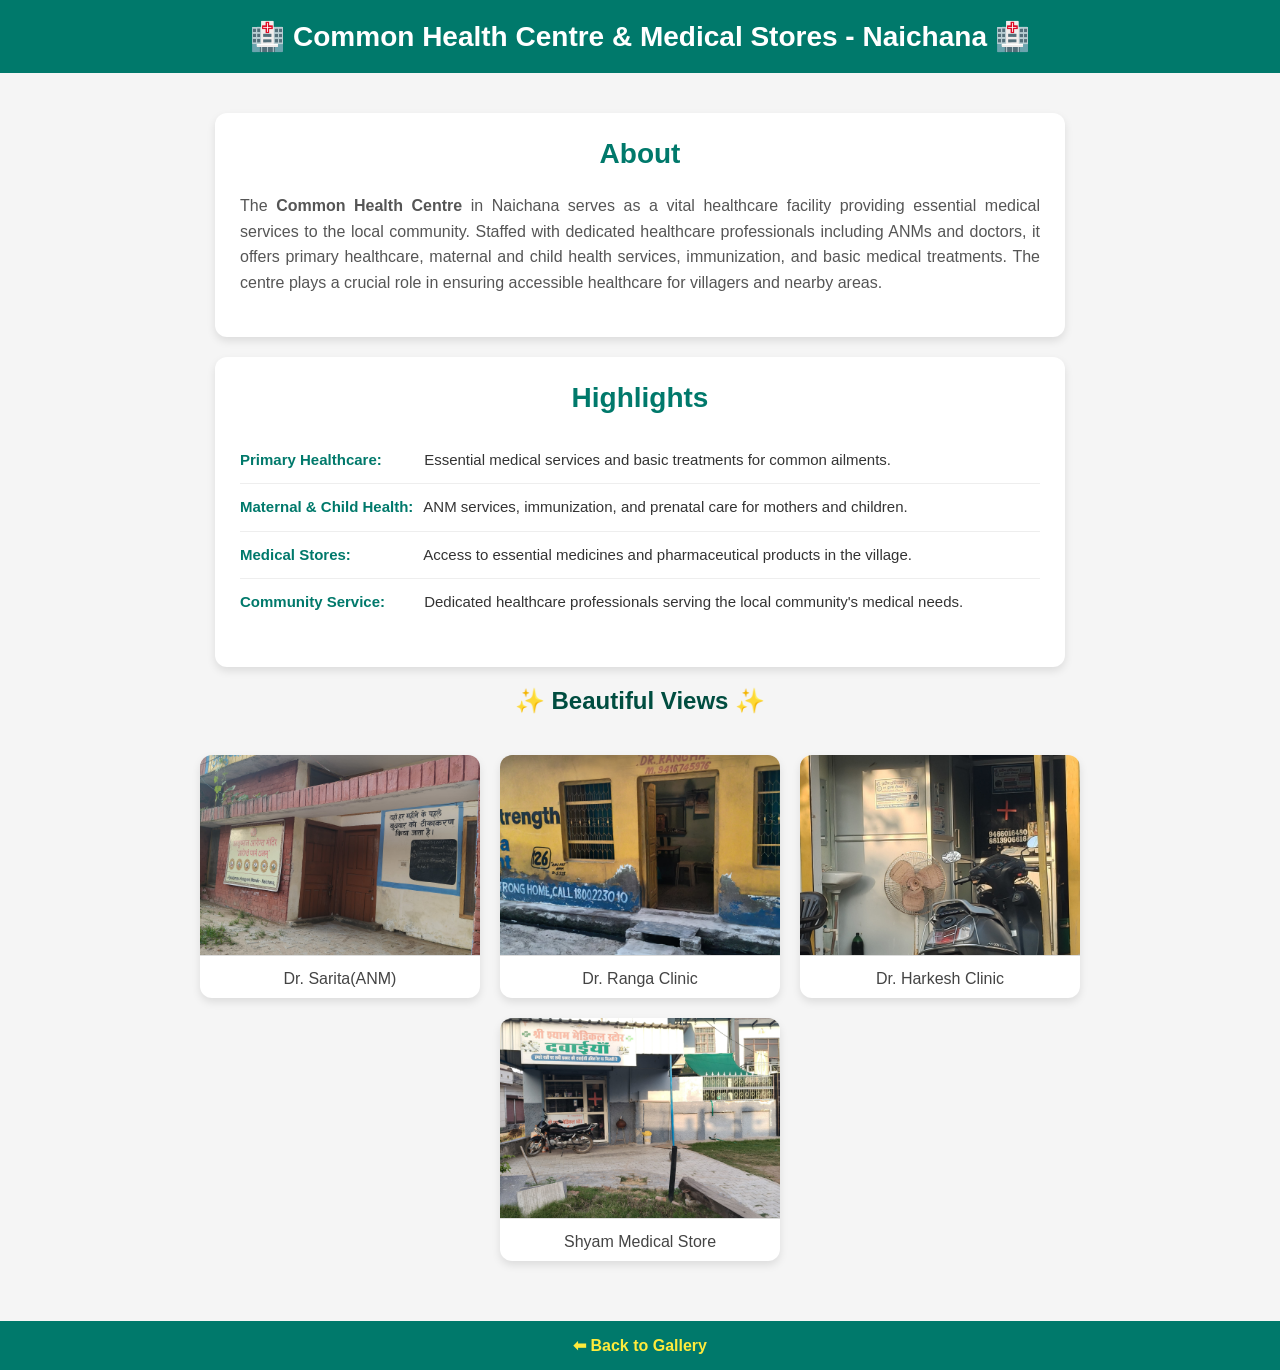
<file: health/chc.html>
<!DOCTYPE html>
<html lang="en">
<head>
  <meta charset="UTF-8">
  <title>Common Health Centre - Naichana</title>
  <link rel="stylesheet" href="../css/style1.css">
</head>
<body>
  <header>
    🏥 Common Health Centre & Medical Stores - Naichana 🏥
  </header>

  <main>
  <!--About section -->
  <section class="about">
    <h2>About</h2>
    <p>
      The <strong>Common Health Centre</strong> in Naichana serves as a vital healthcare facility 
      providing essential medical services to the local community. Staffed with dedicated healthcare 
      professionals including ANMs and doctors, it offers primary healthcare, maternal and child health 
      services, immunization, and basic medical treatments. The centre plays a crucial role in ensuring 
      accessible healthcare for villagers and nearby areas.
    </p>
  </section>

  <section class="profile">
    <h2>Highlights</h2>
    <ul class="features">
      <li><span class="label">Primary Healthcare:</span> Essential medical services and basic treatments for common ailments.</li>
      <li><span class="label">Maternal & Child Health:</span> ANM services, immunization, and prenatal care for mothers and children.</li>
      <li><span class="label">Medical Stores:</span> Access to essential medicines and pharmaceutical products in the village.</li>
      <li><span class="label">Community Service:</span> Dedicated healthcare professionals serving the local community's medical needs.</li>
    </ul>
  </section>

  <h2 class="section-title">✨ Beautiful Views ✨</h2>
  <section class="gallery">
    <div class="card">
      <img src="pictures/chc1.jpg" alt="Dr. Sarita(ANM)">
      <div class="caption">Dr. Sarita(ANM)</div>
    </div>
    <div class="card">
      <img src="pictures/cl1.jpg" alt="Dr. Ranga Clinic">
      <div class="caption">Dr. Ranga Clinic</div>
    </div>
    <div class="card">
      <img src="pictures/cl2.jpg" alt="Dr. Harkesh Clinic">
      <div class="caption">Dr. Harkesh Clinic</div>
    </div>
    <div class="card">
      <img src="pictures/me1.jpg" alt="Shyam Medical Store">
      <div class="caption">Shyam Medical Store</div>
    </div>
  </section>
  </main>

  <footer>
    <a href="../gallery.html">⬅ Back to Gallery</a>
  </footer>
</body>
</html>
</file>
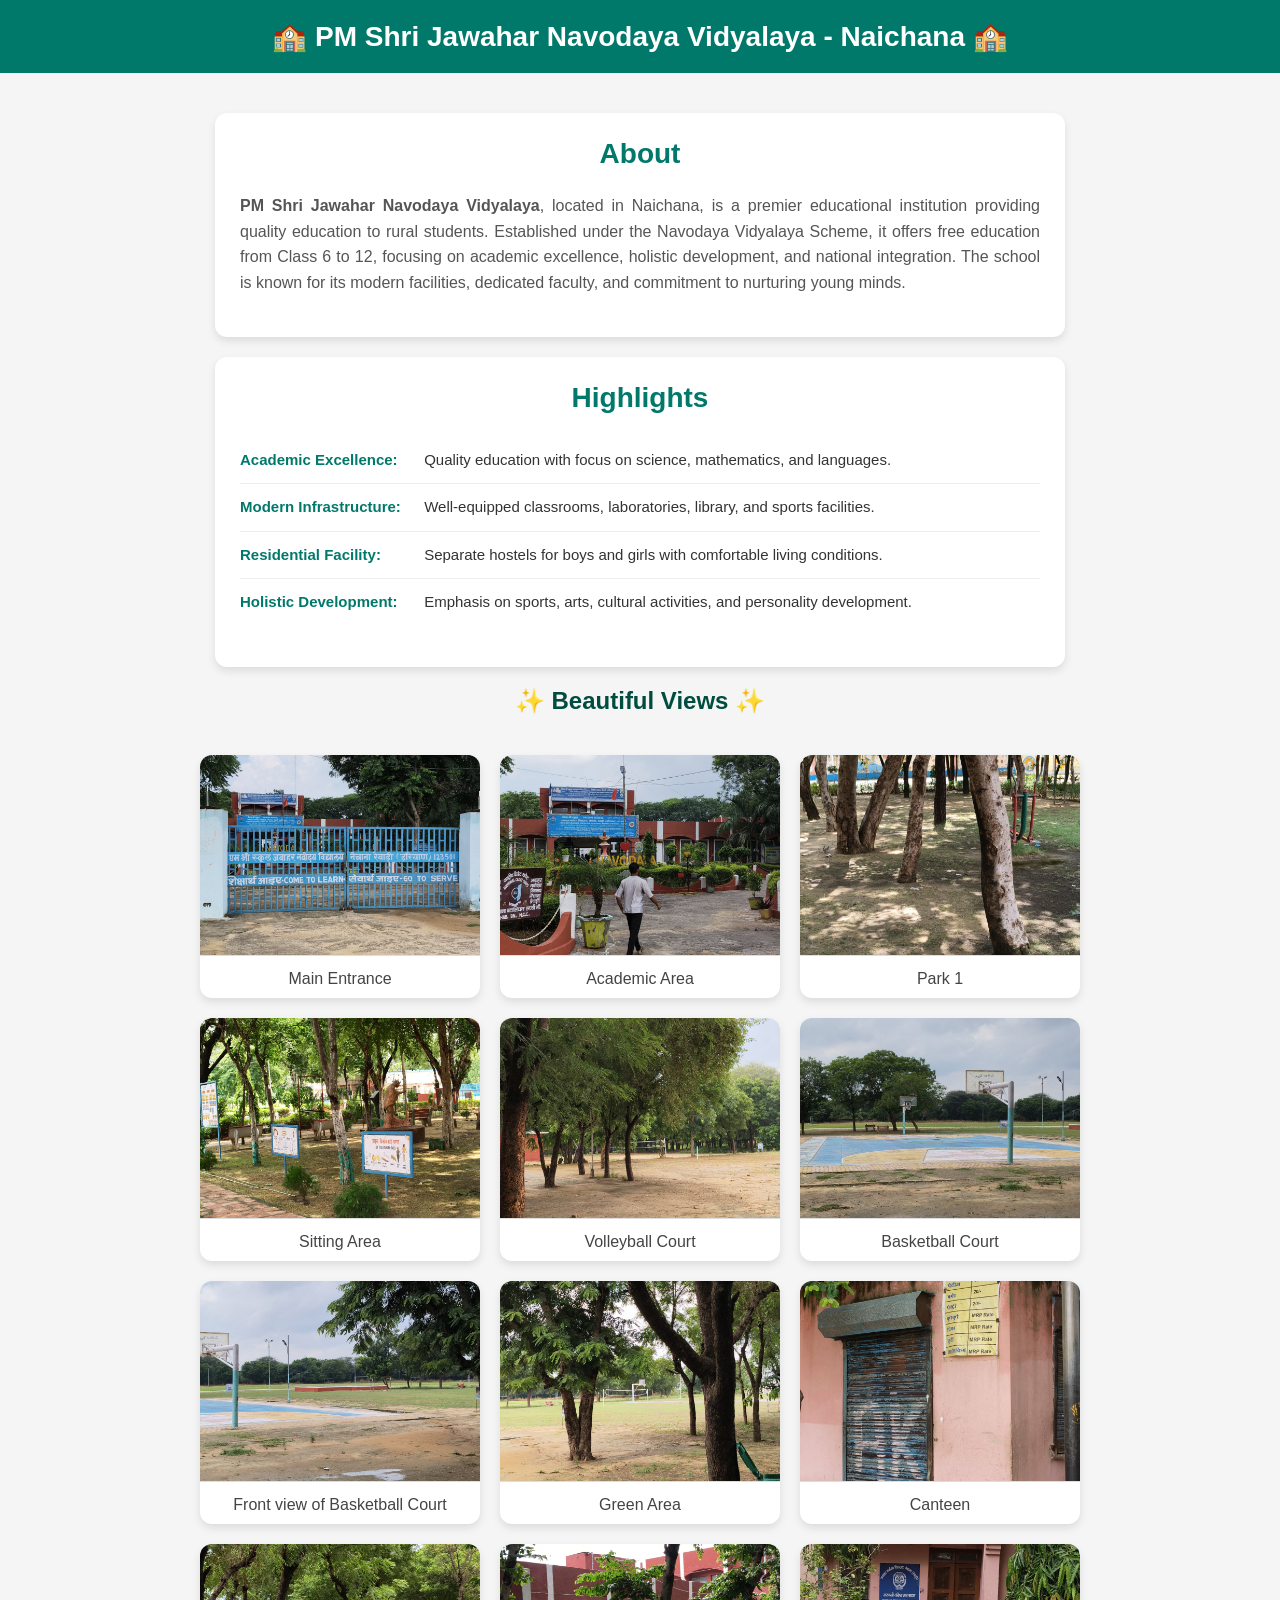
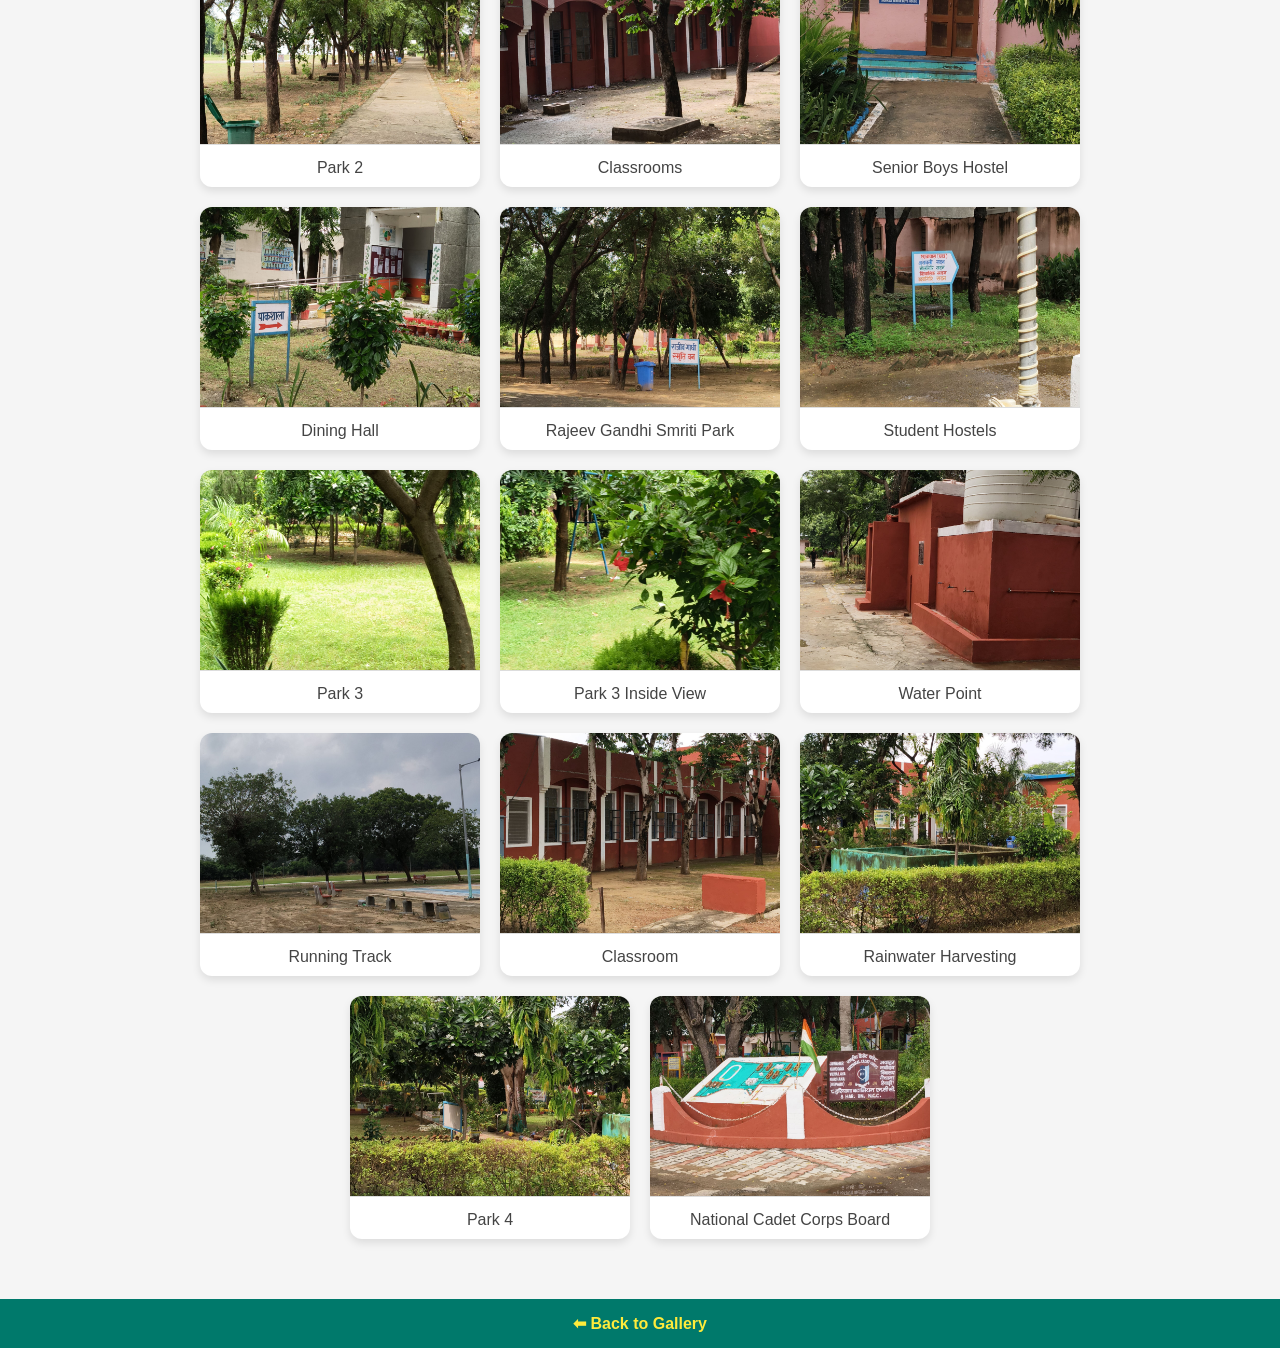
<file: jnv/navodaya.html>
<!DOCTYPE html>
<html lang="en">
<head>
  <meta charset="UTF-8">
  <title>PM Shri Jawahar Navodaya Vidyalaya - Naichana</title>
  <link rel="stylesheet" href="../css/style1.css">
</head>
<body>
  <header>
    🏫 PM Shri Jawahar Navodaya Vidyalaya - Naichana 🏫
  </header>

  <main>
  <!--About section -->
  <section class="about">
    <h2>About</h2>
    <p>
      <strong>PM Shri Jawahar Navodaya Vidyalaya</strong>, located in Naichana, is a 
      premier educational institution providing quality education to rural students. 
      Established under the Navodaya Vidyalaya Scheme, it offers free education from 
      Class 6 to 12, focusing on academic excellence, holistic development, and 
      national integration. The school is known for its modern facilities, dedicated 
      faculty, and commitment to nurturing young minds.
    </p>
  </section>

  <section class="profile">
    <h2>Highlights</h2>
    <ul class="features">
      <li><span class="label">Academic Excellence:</span> Quality education with focus on science, mathematics, and languages.</li>
      <li><span class="label">Modern Infrastructure:</span> Well-equipped classrooms, laboratories, library, and sports facilities.</li>
      <li><span class="label">Residential Facility:</span> Separate hostels for boys and girls with comfortable living conditions.</li>
      <li><span class="label">Holistic Development:</span> Emphasis on sports, arts, cultural activities, and personality development.</li>
    </ul>
  </section>

  <h2 class="section-title">✨ Beautiful Views ✨</h2>
  <section class="gallery">
    <div class="card">
      <img src="pictures/n25.jpg" alt="Main Entrance">
      <div class="caption">Main Entrance</div>
    </div>
    <div class="card">
      <img src="pictures/n1.jpg" alt="Academic Area">
      <div class="caption">Academic Area</div>
    </div>
    <div class="card">
      <img src="pictures/n2.jpg" alt="Park 1">
      <div class="caption">Park 1</div>
    </div>
    <div class="card">
      <img src="pictures/n3.jpg" alt="Sitting Area">
      <div class="caption">Sitting Area</div>
    </div>
    <div class="card">
      <img src="pictures/n5.jpg" alt="Volleyball Court">
      <div class="caption">Volleyball Court</div>
    </div>
    <div class="card">
      <img src="pictures/n6.jpg" alt="Basketball Court">
      <div class="caption">Basketball Court</div>
    </div>
    <div class="card">
      <img src="pictures/n7.jpg" alt="Front view of Basketball Court">
      <div class="caption">Front view of Basketball Court</div>
    </div>
    <div class="card">
      <img src="pictures/n8.jpg" alt="Green Area">
      <div class="caption">Green Area</div>
    </div>
    <div class="card">
      <img src="pictures/n9.jpg" alt="Canteen">
      <div class="caption">Canteen</div>
    </div>
    <div class="card">
      <img src="pictures/n10.jpg" alt="Park 2">
      <div class="caption">Park 2</div>
    </div>
    <div class="card">
      <img src="pictures/n11.jpg" alt="Classrooms">
      <div class="caption">Classrooms</div>
    </div>
    <div class="card">
      <img src="pictures/n12.jpg" alt="Senior Boys Hostel">
      <div class="caption">Senior Boys Hostel</div>
    </div>
    <div class="card">
      <img src="pictures/n13.jpg" alt="Dining Hall">
      <div class="caption">Dining Hall</div>
    </div>
    <div class="card">
      <img src="pictures/n14.jpg" alt="Rajeev Gandhi Smriti Park">
      <div class="caption">Rajeev Gandhi Smriti Park</div>
    </div>
    <div class="card">
      <img src="pictures/n15.jpg" alt="Student Hostels">
      <div class="caption">Student Hostels</div>
    </div>
    <div class="card">
      <img src="pictures/n16.jpg" alt="Park 3">
      <div class="caption">Park 3</div>
    </div>
    <div class="card">
      <img src="pictures/n17.jpg" alt="Park 3 Inside View">
      <div class="caption">Park 3 Inside View</div>
    </div>
    <div class="card">
      <img src="pictures/n19.jpg" alt="Water Point">
      <div class="caption">Water Point</div>
    </div>
    <div class="card">
      <img src="pictures/n20.jpg" alt="Running Track">
      <div class="caption">Running Track</div>
    </div>
    <div class="card">
      <img src="pictures/n21.jpg" alt="Classroom">
      <div class="caption">Classroom</div>
    </div>
    <div class="card">
      <img src="pictures/n22.jpg" alt="Rainwater Harvesting">
      <div class="caption">Rainwater Harvesting</div>
    </div>
    <div class="card">
      <img src="pictures/n23.jpg" alt="Park 4">
      <div class="caption">Park 4</div>
    </div>
    <div class="card">
      <img src="pictures/n24.jpg" alt="National Cadet Corps Board">
      <div class="caption">National Cadet Corps Board</div>
    </div>
  </section>
  </main>

  <footer>
    <a href="../gallery.html">⬅ Back to Gallery</a>
  </footer>
</body>
</html>
</file>
<file: dharamshala/style1.css>
/* General Reset */
    * {
      margin: 0;
      padding: 0;
      box-sizing: border-box;
    }

    body {
      font-family: "Segoe UI", Tahoma, sans-serif;
      background: linear-gradient(135deg, #e0eafc, #cfdef3);
      color: #333;
      text-align: center;
    }

    /* Header */
    header {
      background: linear-gradient(90deg, #1e3c72, #2a5298);
      color: white;
      padding: 25px;
      font-size: 38px;
      font-family: cursive;
      font-weight: bold;
      box-shadow: 0 4px 18px rgba(0, 0, 0, 0.4);
      letter-spacing: 1px;
    }

    /* Section Titles */
    h2.section-title {
      font-size: 30px;
      font-family: cursive;
      margin: 50px 0 20px 0;
      color: #1e3c72;
      position: relative;
      display: inline-block;
      padding-bottom: 10px;
    }

    h2.section-title::after {
      content: "";
      display: block;
      width: 70%;
      height: 3px;
      background: #1e3c72;
      margin: 8px auto 0;
      border-radius: 2px;
    }

    /* Gallery Section */
    .gallery {
      display: grid;
      grid-template-columns: repeat(auto-fit, minmax(280px, 1fr));
      gap: 25px;
      padding: 40px 60px;
    }
   .caption {
      font-size: 18px;   /* Increase this value as needed */
      font-weight: bold; /* Optional: make it bold */
      text-align: center; /* Optional: align center */
      margin-top: 8px;   /* Add spacing from the image */
    }
    .card {
      background: #fff;
      border-radius: 15px;
      box-shadow: 0 6px 20px rgba(0, 0, 0, 0.2);
      overflow: hidden;
      transition: transform 0.3s ease, box-shadow 0.3s ease;
    }

    .card:hover {
      transform: translateY(-10px);
      box-shadow: 0 10px 25px rgba(0, 0, 0, 0.3);
    }

    /* Image Zoom Effect */
    .card img {
      width: 100%;
      height: 450px;
      object-fit: cover;
      transition: transform 0.5s ease;
    }

    .card:hover img {
      transform: scale(1.1);
    }

    .card p {
      margin: 0;
      padding: 14px;
      font-size: 18px;
      font-weight: bold;
      background: #1e3c72;
      color: white;
      letter-spacing: 0.5px;
    }

    /* Video Section */
    .videos {
      display: flex;
      flex-wrap: wrap;
      justify-content: center;
      gap: 25px;
      padding: 30px;
    }

    .videos video {
      width: 480px;
      max-width: 95%;
      border-radius: 12px;
      box-shadow: 0 6px 18px rgba(0, 0, 0, 0.3);
      transition: transform 0.3s ease;
    }

    .videos video:hover {
      transform: scale(1.05);
    }

    /* Footer */
    footer {
      background: #1e3c72;
      color: white;
      padding: 25px;
      margin-top: 60px;
      font-size: 18px;
    }

    footer a {
      color: #FFD700;
      text-decoration: none;
      font-weight: bold;
      transition: color 0.3s ease;
    }

    footer a:hover {
      color: #fff;
      text-decoration: underline;
    }
</file>
<file: global/style1.css>
/* Google Fonts */
    @import url('https://fonts.googleapis.com/css2?family=Roboto:wght@400;500&family=Merriweather:wght@700&display=swap');

    /* Reset & Body */
    * {
      margin: 0;
      padding: 0;
      box-sizing: border-box;
    }

    body {
      font-family: 'Roboto', sans-serif;
      background-color: #f2f7fa; 
      color: #333;
      line-height: 1.6;
    }

    header {
      background-color: #a8dadc; 
      text-align: center;
      padding: 40px 20px;
      box-shadow: 0 2px 6px rgba(0,0,0,0.1);
    }

    header h1 {
      font-family: 'Merriweather', serif;
      font-size: 42px;
      color: #1d3557; 
    }

    main {
      max-width: 1000px;
      margin: 40px auto;
      padding: 0 20px;
    }

    /* Logo */
    img[src*="logo"] {
      display: block;
      margin: -60px auto 40px;
      width: 120px;
      height: auto;
      border-radius: 50%;
      border: 3px solid #fff;
      box-shadow: 0 2px 8px rgba(0,0,0,0.1);
      background: white;
    }

    /* About Section */
    .about h2 {
      font-family: 'Merriweather', serif;
      font-size: 32px;
      color: #457b9d;
      margin-bottom: 20px;
      text-align: center;
    }

    .about p {
      font-size: 18px;
      color: #333;
      text-align: justify;
      background: #e9f5f9;
      padding: 20px;
      border-radius: 10px;
      box-shadow: 0 1px 4px rgba(0,0,0,0.08);
    }

    /* Highlights Section */
    .profile h2 {
      font-family: 'Merriweather', serif;
      font-size: 32px;
      color: #457b9d;
      margin: 40px 0 20px;
      text-align: center;
    }

    .features {
      list-style: none;
      font-size: 17px;
      display: grid;
      grid-template-columns: repeat(auto-fit, minmax(280px, 1fr));
      gap: 20px;
    }

    .features li {
      background: #fdfdfd;
      padding: 18px;
      border-left: 6px solid #a8dadc;
      border-radius: 8px;
      box-shadow: 0 1px 4px rgba(0,0,0,0.08);
    }

    .features .label {
      font-weight: 500;
      color: #1d3557;
    }

    /* Gallery Section */
    .gallery {
      display: grid;
      grid-template-columns: repeat(auto-fit, minmax(250px, 1fr));
      gap: 20px;
      margin: 40px 0;
    }

    .card {
      background: #ffffff;
      border-radius: 12px;
      overflow: hidden;
      text-align: center;
      box-shadow: 0 2px 6px rgba(0,0,0,0.08);
      transition: transform 0.3s, box-shadow 0.3s;
      cursor: pointer;
    }

    /* Zoom-in effect for all images */
    .card img {
      width: 100%;
      height: 180px;
      object-fit: cover;
      transition: transform 0.3s ease;
    }

    .card:hover img {
      transform: scale(1.05); /* zoom in */
    }

    .card p {
      padding: 12px;
      font-weight: 500;
      font-size: 16px;
      color: #1d3557;
      background-color: #f1faee;
    }

    /* Footer */
    footer {
      text-align: center;
      padding: 25px 20px;
      background-color: #a8dadc;
      color: #1d3557;
      font-size: 16px;
      box-shadow: 0 -2px 6px rgba(0,0,0,0.08);
    }

    footer a {
      color: #1d3557;
      text-decoration: none;
      font-weight: 500;
      transition: color 0.3s;
    }

    footer a:hover {
      color: #e63946;
    }
</file>
<file: baba-bhaiya/style1.css>
/* Google Fonts */
    @import url('https://fonts.googleapis.com/css2?family=Roboto:wght@400;500&family=Merriweather:wght@700&display=swap');

    /* Reset & Body */
    * {
      margin: 0;
      padding: 0;
      box-sizing: border-box;
    }

    body {
      font-family: 'Roboto', sans-serif;
      background-color: #f2f7fa; 
      color: #333;
      line-height: 1.6;
    }

    header {
      background-color: #a8dadc; 
      text-align: center;
      padding: 40px 20px;
      font-size: 50px;
      box-shadow: 0 2px 6px rgba(0,0,0,0.1);
    }

    header h1 {
      font-family: 'Merriweather', serif;
      font-size: 42px;
      color: #1d3557; 
    }

    main {
      max-width: 1000px;
      margin: 40px auto;
      padding: 0 20px;
    }

    /* Logo */
    img[src*="logo"] {
      display: block;
      margin: -60px auto 40px;
      width: 120px;
      height: auto;
      border-radius: 50%;
      border: 3px solid #fff;
      box-shadow: 0 2px 8px rgba(0,0,0,0.1);
      background: white;
    }

    /* About Section */
    .about h2 {
      font-family: 'Merriweather', serif;
      font-size: 32px;
      color: #457b9d;
      margin-bottom: 20px;
      text-align: center;
    }

    .about p {
      font-size: 18px;
      color: #333;
      text-align: justify;
      background: #e9f5f9;
      padding: 20px;
      border-radius: 10px;
      box-shadow: 0 1px 4px rgba(0,0,0,0.08);
    }

    /* Highlights Section */
    .profile h2 {
      font-family: 'Merriweather', serif;
      font-size: 32px;
      color: #457b9d;
      margin: 40px 0 20px;
      text-align: center;
    }

    .features {
      list-style: none;
      font-size: 17px;
      display: grid;
      grid-template-columns: repeat(auto-fit, minmax(280px, 1fr));
      gap: 20px;
    }

    .features li {
      background: #fdfdfd;
      padding: 18px;
      border-left: 6px solid #a8dadc;
      border-radius: 8px;
      box-shadow: 0 1px 4px rgba(0,0,0,0.08);
    }

    .features .label {
      font-weight: 500;
      color: #1d3557;
    }

    /* Gallery Section */
    .gallery {
      display: grid;
      grid-template-columns: repeat(auto-fit, minmax(250px, 1fr));
      gap: 20px;
      margin: 40px 0;
    }
    .caption {
      font-size: 18px;   /* Increase this value as needed */
      font-weight: bold; /* Optional: make it bold */
      text-align: center; /* Optional: align center */
      margin-top: 8px;   /* Add spacing from the image */
    }

    .card {
      background: #ffffff;
      border-radius: 12px;
      overflow: hidden;
      text-align: center;
      box-shadow: 0 2px 6px rgba(0,0,0,0.08);
      transition: transform 0.3s, box-shadow 0.3s;
      cursor: pointer;
    }

    /* Zoom-in effect for all images */
    .card img {
      width: 100%;
      height: 400px;
      object-fit: cover;
      transition: transform 0.3s ease;
    }

    .card:hover img {
      transform: scale(1.05); /* zoom in */
    }

    .card p {
      padding: 12px;
      font-weight: 500;
      font-size: 16px;
      color: #1d3557;
      background-color: #f1faee;
    }
      /* Footer */
    footer {
      text-align: center;
      padding: 25px 20px;
      background-color: #a8dadc;
      color: #1d3557;
      font-size: 16px;
      box-shadow: 0 -2px 6px rgba(0,0,0,0.08);
    }

    footer a {
      color: #1d3557;
      text-decoration: none;
      font-weight: 500;
      transition: color 0.3s;
    }

    footer a:hover {
      color: #e63946;
    }
</file>
<file: googa-temple/style1.css>
/* ==================== Global Body & Header ==================== */
body {
  margin: 0;
  font-family: "Segoe UI", Tahoma, sans-serif;
  background: linear-gradient(to right, #fff3e0, #ffe0b2);
  color: #333;
  text-align: center;
}

header {
  background: #8b0000;
  color: white;
  padding: 20px;
  font-size: 32px;
  font-weight: bold;
  font-family: cursive;
  box-shadow: 0 4px 12px rgba(0,0,0,0.3);
}

/* ==================== Section Titles ==================== */
.section-title,
.about h2,
.profile h2 {
  font-size: 28px;
  font-family: cursive;
  margin: 30px 0 20px;
  color: #8b0000;
  text-align: center;
}

/* ==================== About Section ==================== */
.about {
  max-width: 900px;
  margin: 40px auto;
  background: linear-gradient(145deg, #fff3e0, #ffe0b2);
  border-radius: 15px;
  padding: 30px;
  box-shadow: 0 8px 20px rgba(0,0,0,0.2);
  text-align: justify;
  line-height: 1.8;
  font-size: 18px;
  border-left: 8px solid #8b0000; /* maroon accent */
  transition: transform 0.3s ease, box-shadow 0.3s ease;
}

.about:hover {
  transform: translateY(-5px);
  box-shadow: 0 12px 30px rgba(0,0,0,0.25);
}

/* ==================== Highlights Section ==================== */
.profile {
  max-width: 900px;
  margin: 40px auto;
  background: linear-gradient(145deg, #ffe0b2, #ffd699);
  border-radius: 15px;
  padding: 30px;
  box-shadow: 0 8px 20px rgba(0,0,0,0.2);
  text-align: left;
  border-left: 8px solid #8b0000; /* maroon accent */
  transition: transform 0.3s ease, box-shadow 0.3s ease;
}

.profile:hover {
  transform: translateY(-5px);
  box-shadow: 0 12px 30px rgba(0,0,0,0.25);
}

/* ==================== Highlights List ==================== */
.features {
  list-style: none;
  padding: 0;
  margin: 0;
}

.features li {
  padding: 12px 0;
  border-bottom: 1px solid #ffd699; /* soft separator matching theme */
  font-size: 17px;
  line-height: 1.6;
  display: flex;
  flex-wrap: wrap;
}

.features li:last-child {
  border-bottom: none;
}

.features .label {
  font-weight: bold;
  color: #8b0000; /* maroon labels */
  flex: 0 0 150px; /* left label width */
}

/* ==================== Gallery ==================== */
.gallery {
  display: grid;
  grid-template-columns: repeat(auto-fit, minmax(320px, 1fr));
  gap: 20px;
  padding: 40px;
}

.gallery-item {
  background: white;
  border-radius: 12px;
  box-shadow: 0 4px 12px rgba(0,0,0,0.2);
  overflow: hidden;
  transition: transform 0.3s ease, box-shadow 0.3s ease;
}

.gallery-item:hover {
  transform: scale(1.03);
  box-shadow: 0 8px 20px rgba(0,0,0,0.3);
}

.gallery img {
  width: 100%;
  height: 300px;
  object-fit: cover;
}

.caption {
  padding: 12px;
  font-weight: bold;
  background: #fafafa;
}

/* ==================== Videos ==================== */
.videos {
  display: flex;
  flex-wrap: wrap;
  justify-content: center;
  gap: 20px;
  padding: 30px;
}

.videos video {
  width: 600px;
  max-width: 100%;
  border-radius: 12px;
  box-shadow: 0 4px 12px rgba(0,0,0,0.3);
}

/* ==================== Footer ==================== */
footer {
  background: #333;
  color: white;
  padding: 20px;
  margin-top: 40px;
  font-size: 18px;
}

footer a {
  color: #FFD700;
  text-decoration: none;
  font-weight: bold;
}

footer a:hover {
  text-decoration: underline;
}

/* ==================== Responsive ==================== */
@media (max-width: 768px) {
  .features .label {
    flex: 0 0 100%;
    margin-bottom: 5px;
  }
  .features li {
    flex-direction: column;
  }
}
</file>
<file: government-school/style1.css>
/* ==================== Global Body & Header ==================== */
body {
  margin: 0;
  font-family: "Segoe UI", Tahoma, sans-serif;
  background: linear-gradient(to right, #fff3e0, #ffe0b2); /* keep school background */
  color: #333;
  text-align: center;
}

header {
  background: #8b0000;
  color: white;
  padding: 20px;
  font-size: 32px;
  font-weight: bold;
  font-family: cursive;
  box-shadow: 0 4px 12px rgba(0,0,0,0.3);
}

/* ==================== Section Titles ==================== */
.section-title,
.about h2,
.profile h2 {
  font-size: 28px;
  font-family: cursive;
  margin: 30px 0 20px;
  color: #8b0000;
  text-align: center;
}

/* ==================== About Section ==================== */
.about {
  max-width: 900px;
  margin: 40px auto;
  background: #fff; /* white card */
  border-radius: 15px;
  padding: 30px;
  box-shadow: 0 8px 20px rgba(0,0,0,0.2);
  text-align: justify;
  line-height: 1.8;
  font-size: 18px;
  border-left: 8px solid #8b0000; /* maroon accent like Googa Temple */
  transition: transform 0.3s ease, box-shadow 0.3s ease;
}

.about:hover {
  transform: translateY(-5px);
  box-shadow: 0 12px 30px rgba(0,0,0,0.25);
}

/* ==================== Highlights Section ==================== */
.profile {
  max-width: 900px;
  margin: 40px auto;
  background: #fff; /* white card */
  border-radius: 15px;
  padding: 30px;
  box-shadow: 0 8px 20px rgba(0,0,0,0.2);
  text-align: left;
  border-left: 8px solid #8b0000; /* maroon accent */
  transition: transform 0.3s ease, box-shadow 0.3s ease;
}

.profile:hover {
  transform: translateY(-5px);
  box-shadow: 0 12px 30px rgba(0,0,0,0.25);
}

/* ==================== Highlights List ==================== */
.features {
  list-style: none;
  padding: 0;
  margin: 0;
}

.features li {
  padding: 12px 0;
  border-bottom: 1px solid #eee; /* subtle separator */
  font-size: 17px;
  line-height: 1.6;
  display: flex;
  flex-wrap: wrap;
}

.features li:last-child {
  border-bottom: none;
}

.features .label {
  font-weight: bold;
  color: #8b0000; /* maroon labels */
  flex: 0 0 150px; /* left label width */
}

/* ==================== Gallery ==================== */
.gallery {
  display: grid;
  grid-template-columns: repeat(auto-fit, minmax(320px, 1fr));
  gap: 20px;
  padding: 40px;
}

.gallery-item {
  background: white;
  border-radius: 12px;
  box-shadow: 0 4px 12px rgba(0,0,0,0.2);
  overflow: hidden;
  transition: transform 0.3s ease, box-shadow 0.3s ease;
}

.gallery-item:hover {
  transform: scale(1.03);
  box-shadow: 0 8px 20px rgba(0,0,0,0.3);
}

.gallery img {
  width: 100%;
  height: 300px;
  object-fit: cover;
}

.caption {
  padding: 12px;
  font-weight: bold;
  background: #fafafa;
}

/* ==================== Videos ==================== */
.videos {
  display: flex;
  flex-wrap: wrap;
  justify-content: center;
  gap: 20px;
  padding: 30px;
}

.videos video {
  width: 600px;
  max-width: 100%;
  border-radius: 12px;
  box-shadow: 0 4px 12px rgba(0,0,0,0.3);
}

/* ==================== Footer ==================== */
footer {
  background: #333;
  color: white;
  padding: 20px;
  margin-top: 40px;
  font-size: 18px;
}

footer a {
  color: #FFD700;
  text-decoration: none;
  font-weight: bold;
}

footer a:hover {
  text-decoration: underline;
}

/* ==================== Responsive ==================== */
@media (max-width: 768px) {
  .features .label {
    flex: 0 0 100%;
    margin-bottom: 5px;
  }
  .features li {
    flex-direction: column;
  }
}
</file>
<file: hanuman_temple/style1.css>
/* ==================== Global Body & Header ==================== */
body {
  margin: 0;
  font-family: "Segoe UI", Tahoma, sans-serif;
  background: linear-gradient(to right, #fff3e0, #ffe0b2); /* warm theme */
  color: #333;
  text-align: center;
}

header {
  background: #8b0000;
  color: white;
  padding: 20px;
  font-size: 32px;
  font-weight: bold;
  font-family: cursive;
  box-shadow: 0 4px 12px rgba(0,0,0,0.3);
}

/* ==================== Section Titles ==================== */
.section-title,
.about h2,
.profile h2 {
  font-size: 28px;
  font-family: cursive;
  margin: 30px 0 20px;
  color: #8b0000;
  text-align: center;
}

/* ==================== About Section (Table Style) ==================== */
.about {
  max-width: 900px;
  margin: 40px auto;
  background: #fff;
  border-radius: 15px;
  padding: 0;
  box-shadow: 0 8px 20px rgba(0,0,0,0.2);
  overflow: hidden;
  font-size: 18px;
}

.about table {
  width: 100%;
  border-collapse: collapse;
  text-align: left;
}

.about th, .about td {
  padding: 15px 20px;
  border-bottom: 1px solid #eee;
}

.about th {
  background: #8b0000;
  color: white;
  font-weight: bold;
  width: 200px;
}

.about tr:hover {
  background: #fff2f2;
}

/* ==================== Highlights Section (Table Style) ==================== */
.profile {
  max-width: 900px;
  margin: 40px auto;
  background: #fff;
  border-radius: 15px;
  padding: 0;
  box-shadow: 0 8px 20px rgba(0,0,0,0.2);
  overflow: hidden;
  font-size: 18px;
}

.profile table {
  width: 100%;
  border-collapse: collapse;
}

.profile th, .profile td {
  padding: 15px 20px;
  border-bottom: 1px solid #eee;
  text-align: left;
  vertical-align: top;
}

.profile th {
  background: #8b0000;
  color: white;
  width: 180px;
}

.profile tr:hover {
  background: #fff2f2;
}

/* ==================== Gallery Section ==================== */
.gallery {
  display: grid;
  grid-template-columns: repeat(auto-fit, minmax(320px, 1fr));
  gap: 20px;
  padding: 40px;
}

.gallery-item {
  background: white;
  border-radius: 12px;
  box-shadow: 0 4px 12px rgba(0,0,0,0.2);
  overflow: hidden;
  transition: transform 0.3s ease, box-shadow 0.3s ease;
}

.gallery-item:hover {
  transform: scale(1.03);
  box-shadow: 0 8px 20px rgba(0,0,0,0.3);
}

.gallery img {
  width: 100%;
  height: 300px;
  object-fit: cover;
}

.caption {
  padding: 12px;
  font-weight: bold;
  background: #fafafa;
  text-align: center;
}

/* ==================== Footer ==================== */
footer {
  background: #333;
  color: white;
  padding: 20px;
  margin-top: 40px;
  font-size: 18px;
}

footer a {
  color: #FFD700;
  text-decoration: none;
  font-weight: bold;
}

footer a:hover {
  text-decoration: underline;
}

/* ==================== Responsive ==================== */
@media (max-width: 768px) {
  .about table, .profile table, .about th, .profile th {
    display: block;
    width: 100%;
  }
  .about th, .profile th {
    background: #8b0000;
    color: white;
    padding: 10px;
  }
  .about td, .profile td {
    padding: 10px;
  }
}
</file>
<file: css/style1.css>
/* General Body */
body {
  margin: 0;
  font-family: Arial, sans-serif;
  background: #f5f5f5;
  color: #333;
  text-align: center;
}

/* Header */
header {
  background: #00796b;
  color: white;
  padding: 20px;
  font-size: 28px;
  font-weight: bold;
}

/* Section Title */
h2.section-title {
  margin: 20px 0;
  font-size: 24px;
  color: #004d40;
}

/* Gallery Layout */
.gallery {
  display: flex;
  justify-content: center;
  flex-wrap: wrap;
  gap: 20px;
  padding: 20px;
}

/* Card Design */
.card {
  background: white;
  border-radius: 12px;
  box-shadow: 0 4px 8px rgba(0,0,0,0.1);
  overflow: hidden;
  width: 280px;
  transition: transform 0.3s;
}

.card:hover {
  transform: scale(1.5);
}

/* Images inside card */
.card img {
  width: 100%;
  height: 200px;
  object-fit: cover;
  border-bottom: 1px solid #ddd;
}

/* Card Text */
.card p {
  margin: 10px;
  font-size: 16px;
  font-weight: 500;
  color: #444;
}

/* Footer */
footer {
  background: #00796b;
  color: white;
  padding: 15px;
  margin-top: 20px;
}

/* Footer Link */
footer a {
  color: #ffeb3b;
  text-decoration: none;
  font-weight: bold;
}

footer a:hover {
  text-decoration: underline;
}

/* Main Container */
main {
  max-width: 1200px;
  margin: 0 auto;
  padding: 20px;
}

/* About Section */
.about {
  background: white;
  padding: 25px;
  border-radius: 12px;
  box-shadow: 0 4px 8px rgba(0,0,0,0.1);
  margin: 20px auto;
  max-width: 800px;
}

.about h2 {
  color: #00796b;
  margin-top: 0;
  font-size: 28px;
}

.about p {
  font-size: 16px;
  line-height: 1.6;
  color: #555;
  text-align: justify;
}

/* Profile Section */
.profile {
  background: white;
  padding: 25px;
  border-radius: 12px;
  box-shadow: 0 4px 8px rgba(0,0,0,0.1);
  margin: 20px auto;
  max-width: 800px;
}

.profile h2 {
  color: #00796b;
  margin-top: 0;
  font-size: 28px;
}

.features {
  list-style: none;
  padding: 0;
  text-align: left;
}

.features li {
  padding: 12px 0;
  border-bottom: 1px solid #eee;
  font-size: 15px;
  line-height: 1.5;
}

.features li:last-child {
  border-bottom: none;
}

.label {
  font-weight: bold;
  color: #00796b;
  display: inline-block;
  min-width: 180px;
}

/* Caption styling */
.card .caption {
  margin: 10px;
  font-size: 16px;
  font-weight: 500;
  color: #444;
}
</file>
